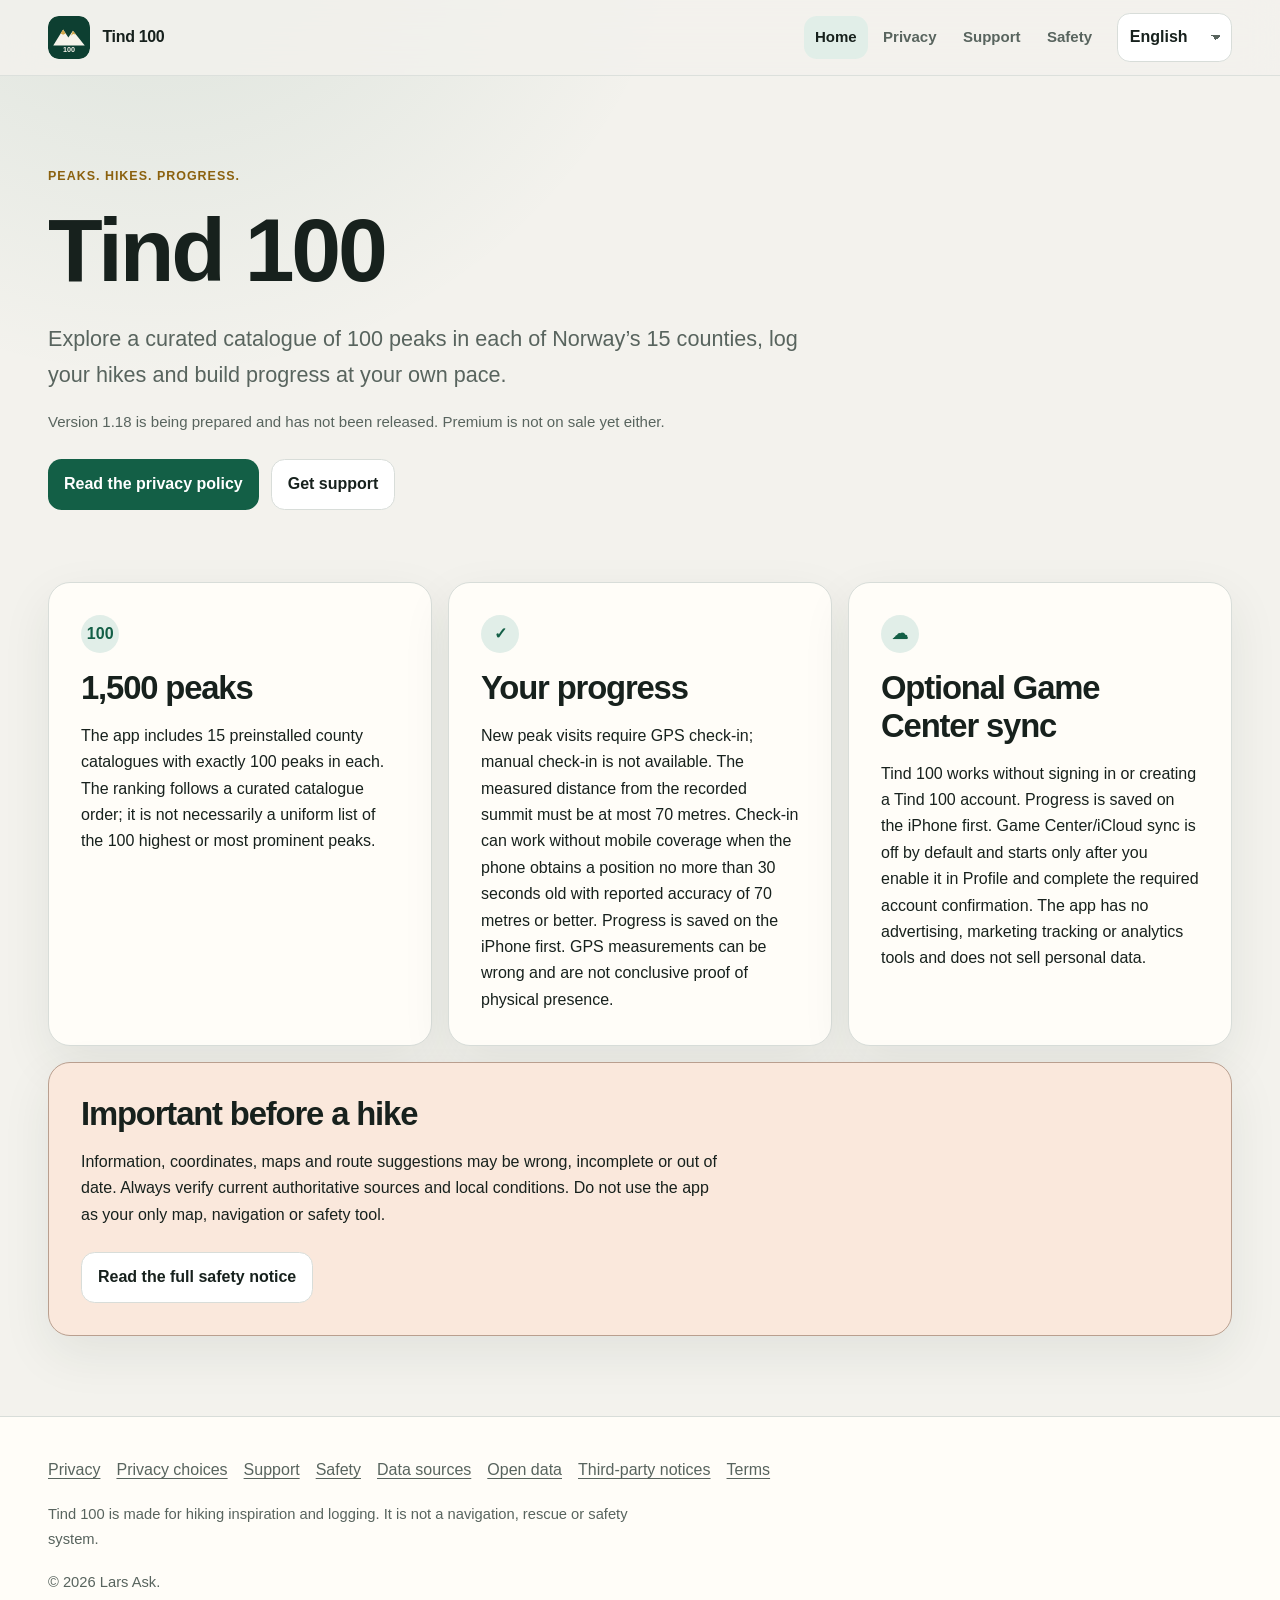
<file: index.html>
<!doctype html>
<html lang="nb-NO">
<head>
  <meta charset="utf-8">
  <meta http-equiv="Content-Security-Policy" content="default-src 'self'; img-src 'self' data:; style-src 'self'; script-src 'self'; connect-src 'none'; object-src 'none'; base-uri 'self'; form-action 'none'">
  <meta name="referrer" content="no-referrer">
  <meta name="viewport" content="width=device-width, initial-scale=1">
  <meta name="description" content="Tind 100 version 1.18.0 (build 45), updated 15 October 2026: 1,500 documented peaks, online maps, bounded offline maps and hiking progress across Norway.">
  <meta name="theme-color" content="#0d3f31">
  <meta name="robots" content="index,follow">
  <link rel="icon" href="assets/mark.svg" type="image/svg+xml">
  <link rel="stylesheet" href="assets/styles.css">
  <script src="assets/config.js" defer></script>
  <script src="assets/site.js" defer></script>
  <title>Tind 100</title>
</head>
<body data-page="home">
  <a class="skip-link" href="#main">Hopp til innholdet</a>
  <header class="site-header"></header>
  <div class="draft-warning" role="status"></div>
  <main id="main" class="page-shell" tabindex="-1">
    <div class="hero"></div>
    <div class="content-grid"></div>
  </main>
  <footer class="site-footer"></footer>
  <noscript><div class="noscript-card" lang="en-GB"><h1>Tind 100</h1><p>Tind 100 version 1.18.0 (build 45), updated 15 October 2026. This site needs JavaScript to show Norwegian, English, French, Spanish, German or Simplified Chinese. JavaScript is used only for local page rendering and language selection; no analytics or tracking is included.</p><section lang="nb-NO"><p>Nye toppbesøk krever GPS-innsjekking; manuell innsjekking er ikke mulig. Målt avstand til den registrerte toppen må være høyst 70 meter. Innsjekking kan fungere uten mobildekning når telefonen får en posisjon som er høyst 30 sekunder gammel og har oppgitt nøyaktighet på 70 meter eller bedre. Fremdrift lagres først på iPhonen. GPS-målinger kan være feil og er ikke et sikkert bevis på fysisk tilstedeværelse.</p></section>
<section lang="en-GB"><p>New peak visits require GPS check-in; manual check-in is not available. The measured distance from the recorded summit must be at most 70 metres. Check-in can work without mobile coverage when the phone obtains a position no more than 30 seconds old with reported accuracy of 70 metres or better. Progress is saved on the iPhone first. GPS measurements can be wrong and are not conclusive proof of physical presence.</p></section>
<section lang="fr-FR"><p>Les nouvelles visites de sommets nécessitent une validation GPS ; aucune validation manuelle n’est proposée. La distance mesurée au sommet enregistré doit être de 70 mètres au maximum. La validation peut fonctionner sans réseau mobile si le téléphone obtient une position datant de 30 secondes au plus, avec une précision annoncée de 70 mètres ou mieux. La progression est d’abord enregistrée sur l’iPhone. Les mesures GPS peuvent être erronées et ne prouvent pas avec certitude la présence physique.</p></section>
<section lang="es-ES"><p>Las nuevas visitas a cumbres requieren registro GPS; no hay registro manual. La distancia medida a la cumbre registrada debe ser de 70 metros como máximo. Puede funcionar sin cobertura móvil si el teléfono obtiene una posición de no más de 30 segundos de antigüedad con precisión indicada de 70 metros o mejor. El progreso se guarda primero en el iPhone. Las mediciones GPS pueden ser erróneas y no prueban de forma concluyente la presencia física.</p></section>
<section lang="de-DE"><p>Neue Gipfelbesuche erfordern einen GPS-Check-in; manuelle Check-ins sind nicht möglich. Die gemessene Entfernung zum verzeichneten Gipfel darf höchstens 70 Meter betragen. Ohne Mobilfunkempfang ist ein Check-in möglich, wenn das Telefon eine höchstens 30 Sekunden alte Position mit einer gemeldeten Genauigkeit von 70 Metern oder besser erhält. Fortschritt wird zuerst auf dem iPhone gespeichert. GPS-Messungen können falsch sein und sind kein sicherer Nachweis der tatsächlichen Anwesenheit.</p></section>
<section lang="zh-Hans-CN"><p>新的登顶记录必须通过 GPS 签到，不能手动签到。测得位置与已登记峰顶的距离必须不超过 70 米。即使没有移动网络，只要手机能获取不早于 30 秒前且报告精度为 70 米或更好的位置，也可能完成签到。进度先保存在 iPhone 上。GPS 测量可能有误，不能作为确实到达现场的可靠证明。</p></section></div></noscript>
</body>
</html>
</file>
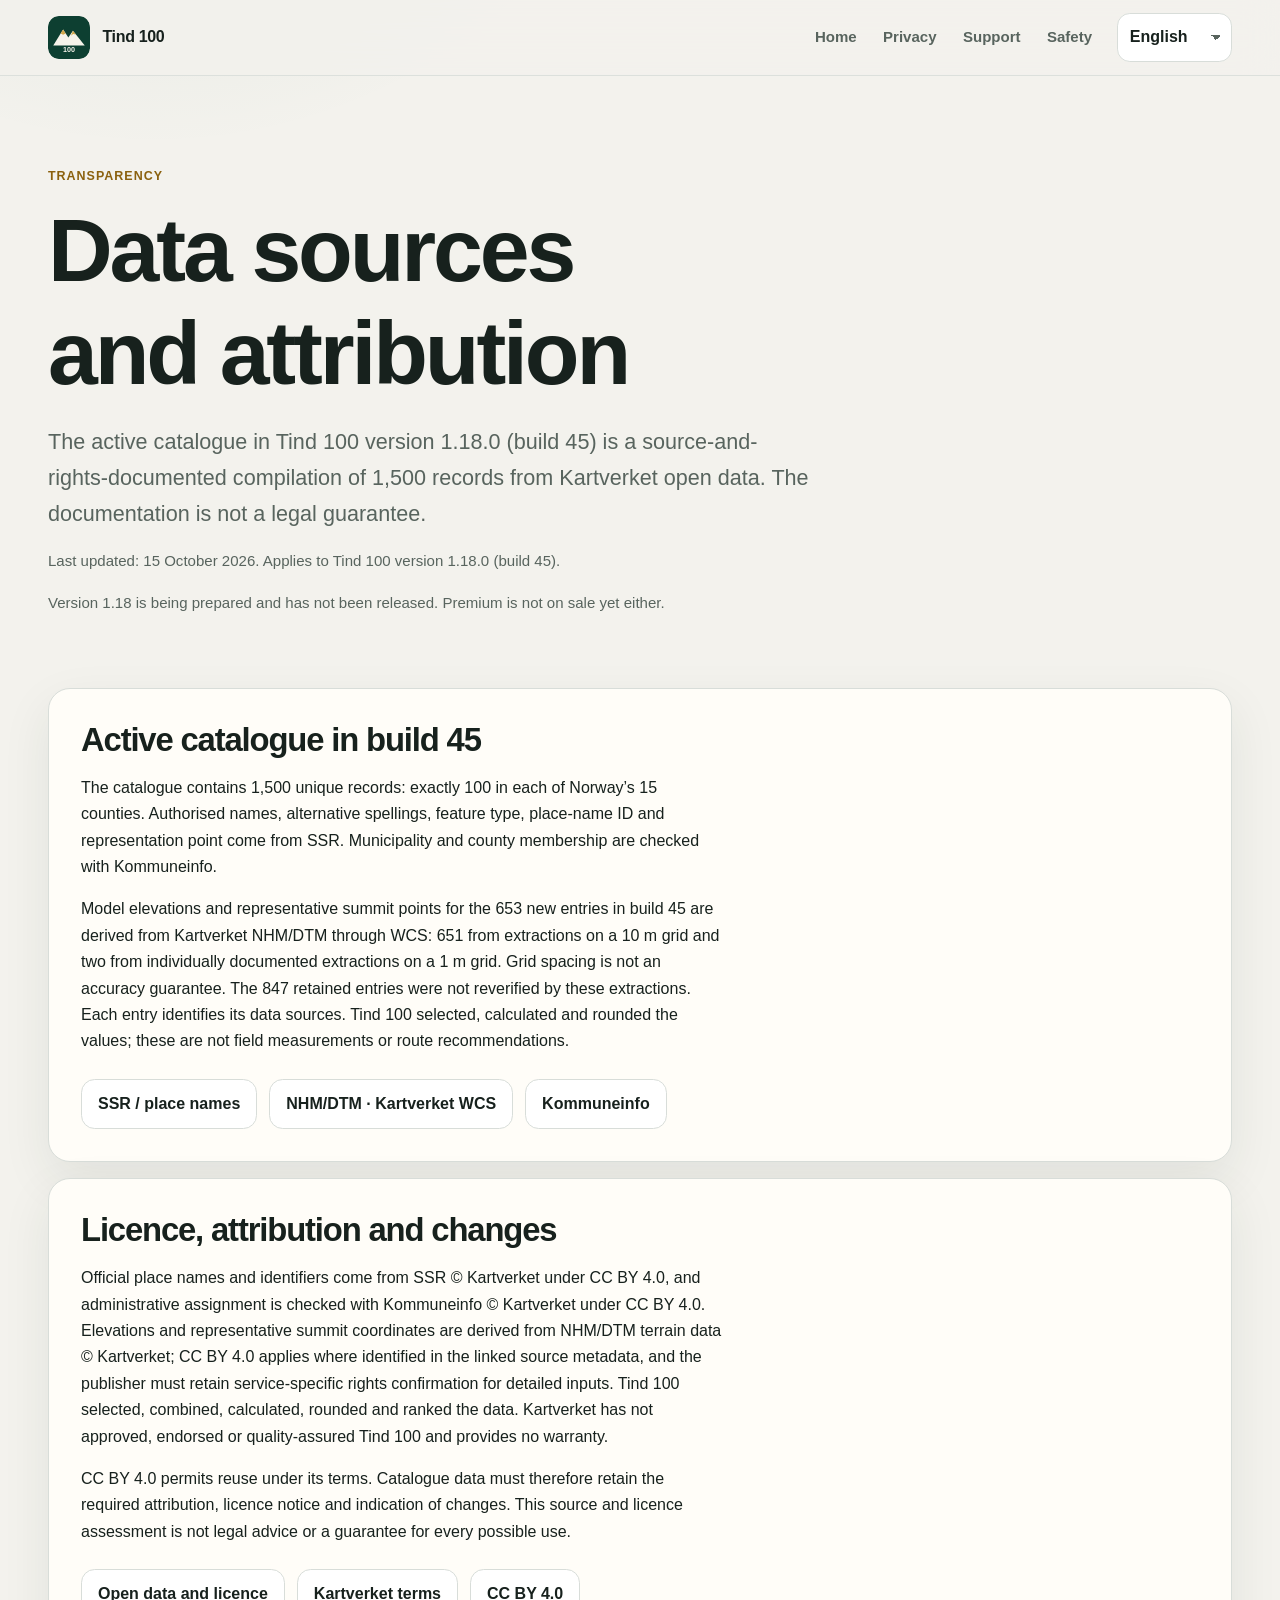
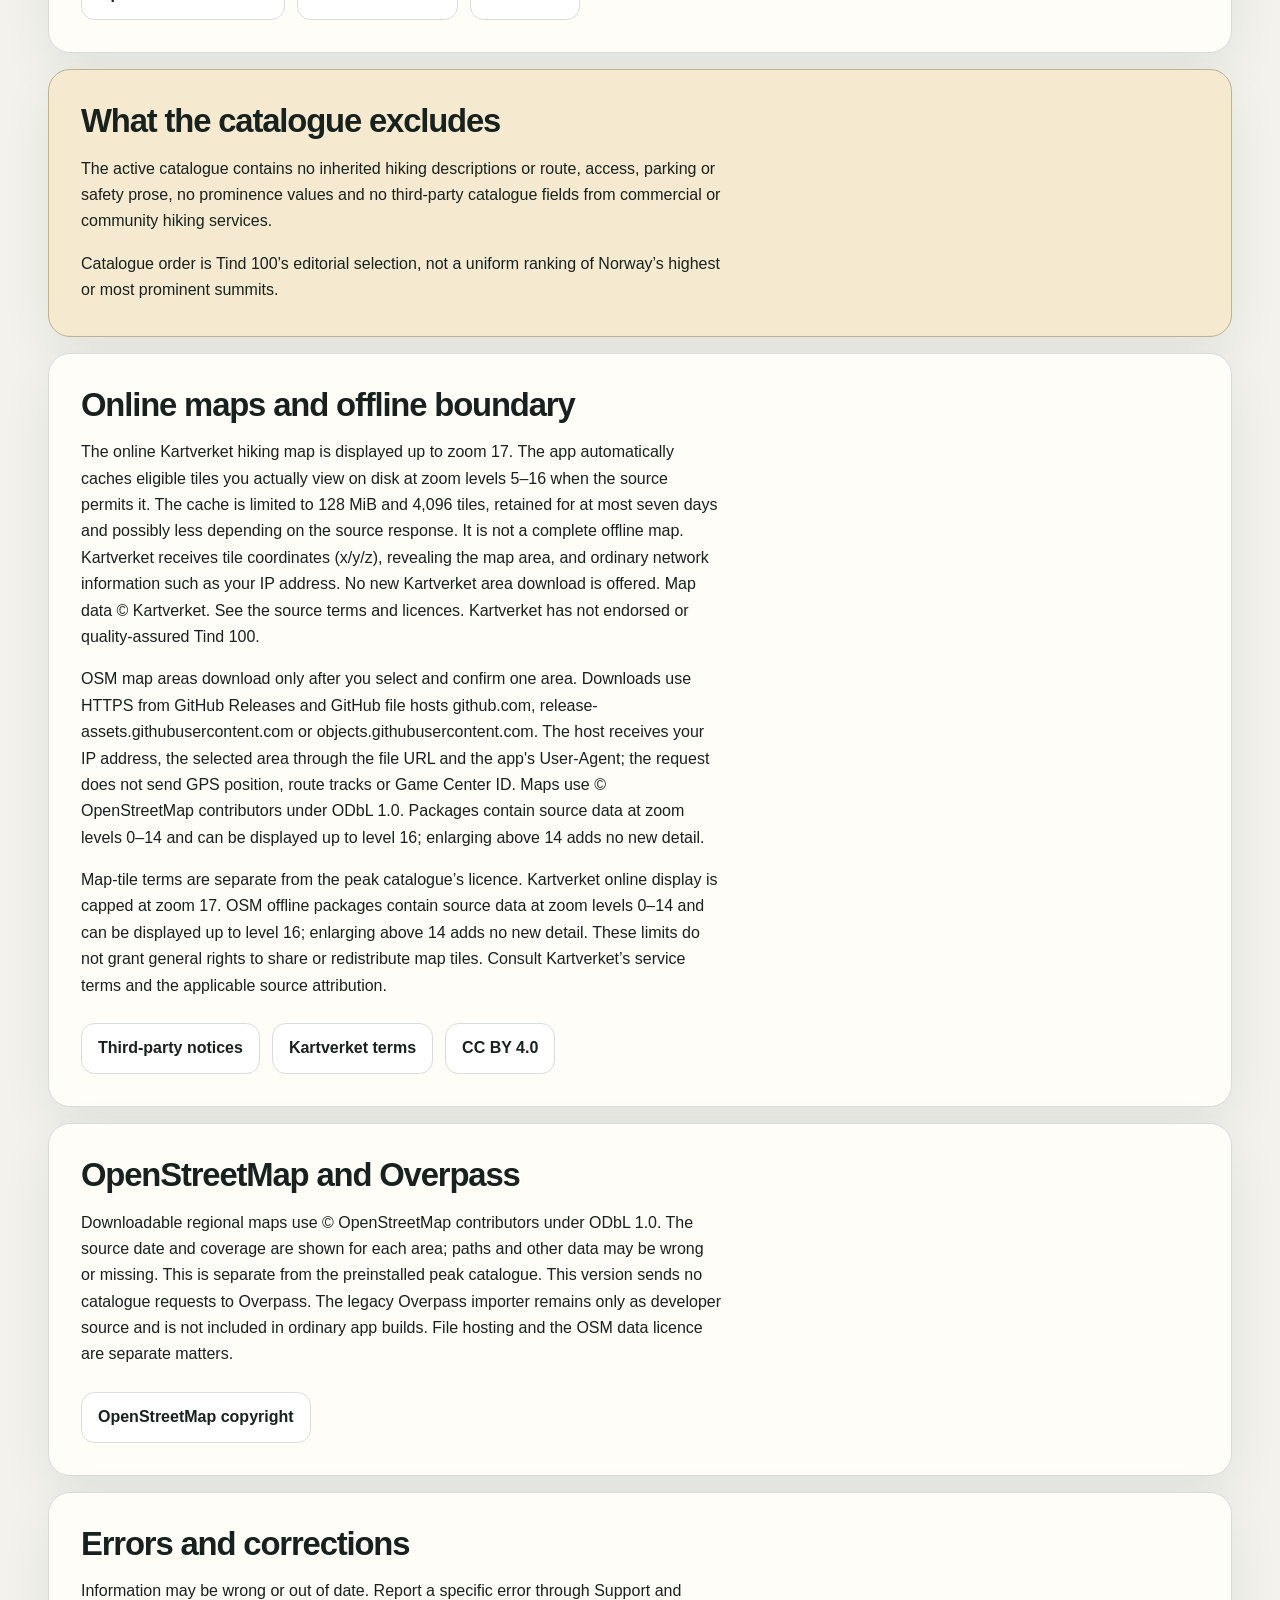
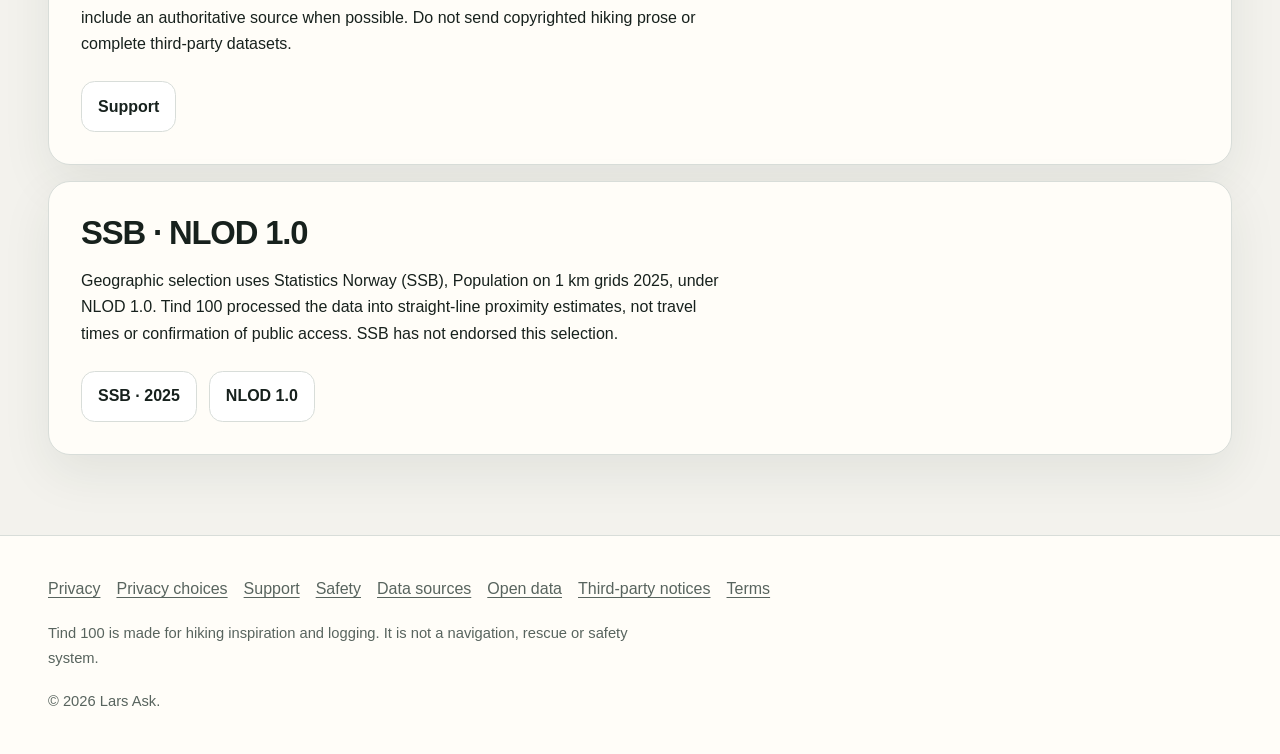
<file: data-sources/index.html>
<!doctype html>
<html lang="nb-NO">
<head>
  <meta charset="utf-8">
  <meta http-equiv="Content-Security-Policy" content="default-src 'self'; img-src 'self' data:; style-src 'self'; script-src 'self'; connect-src 'none'; object-src 'none'; base-uri 'self'; form-action 'none'">
  <meta name="referrer" content="no-referrer">
  <meta name="viewport" content="width=device-width, initial-scale=1">
  <meta name="description" content="Data sources for Tind 100 version 1.18.0 (build 45), updated 15 October 2026: 1,500 documented peak records; Kartverket online display up to zoom 17; user-selected OSM offline packages with source data at zoom 0–14 and display up to zoom 16, with area and storage limits.">
  <meta name="theme-color" content="#0d3f31">
  <meta name="robots" content="index,follow">
  <link rel="icon" href="../assets/mark.svg" type="image/svg+xml">
  <link rel="stylesheet" href="../assets/styles.css">
  <script src="../assets/config.js" defer></script>
  <script src="../assets/site.js" defer></script>
  <title>Data sources — Tind 100</title>
</head>
<body data-page="data-sources">
  <a class="skip-link" href="#main">Hopp til innholdet</a>
  <header class="site-header"></header>
  <div class="draft-warning" role="status"></div>
  <main id="main" class="page-shell" tabindex="-1"><div class="hero"></div><div class="content-grid"></div></main>
  <footer class="site-footer"></footer>
  <noscript>
    <div class="noscript-card" lang="en-GB">
      <h1>Data sources for Tind 100</h1>
      <p>Version 1.18.0 (build 45), updated 15 October 2026, uses a source-and-licence-documented catalogue of 1,500 records: exactly 100 per county, derived from Kartverket SSR, NHM/DTM and Kommuneinfo. CC BY 4.0 applies where identified in source metadata; detailed terrain inputs require retained service-specific rights confirmation. It contains no inherited hiking prose or prominence values.</p>
      <p>Model elevations and representative summit points for the 653 new entries in build 45 are derived from Kartverket NHM/DTM through WCS: 651 from extractions on a 10 m grid and two from individually documented extractions on a 1 m grid. Grid spacing is not an accuracy guarantee. The 847 retained entries were not reverified by these extractions. Each entry identifies its data sources. Tind 100 selected, calculated and rounded the values; these are not field measurements or route recommendations. <a href="https://kartkatalog.geonorge.no/metadata/nasjonal-hoeydemodell-digital-terrengmodell-25833-wcs/0f0a0f38-00c4-4213-a9e5-2d861dc4abb0">NHM/DTM · Kartverket WCS</a>.</p>
      <p>Geographic selection also uses Statistics Norway (SSB) population-grid data for 2025 under NLOD 1.0. Population proximity is a straight-line planning indicator, not travel time, documented access or a safety assessment.</p>
      <p>For reuse of the build 45 selection: Also retain the credit “Source: Statistics Norway (SSB), population on 1 km grids 2025”, the links to the SSB source and NLOD 1.0, and the notice describing Tind 100’s processing. <a href="https://kartkatalog.geonorge.no/Metadata/uuid/25c70158-5841-4801-8bf3-fc3c5adf5329">SSB · 2025</a> · <a href="https://data.norge.no/nlod/no/1.0">NLOD 1.0</a>.</p>
      <p>The online Kartverket hiking map is displayed up to zoom 17. The app automatically caches eligible tiles you actually view on disk at zoom levels 5–16 when the source permits it. The cache is limited to 128 MiB and 4,096 tiles, retained for at most seven days and possibly less depending on the source response. It is not a complete offline map. Kartverket receives tile coordinates (x/y/z), revealing the map area, and ordinary network information such as your IP address. No new Kartverket area download is offered. Map data © Kartverket. See the source terms and licences. Kartverket has not endorsed or quality-assured Tind 100.</p>
        <p>OSM map areas download only after you select and confirm one area. Downloads use HTTPS from GitHub Releases and GitHub file hosts github.com, release-assets.githubusercontent.com or objects.githubusercontent.com. The host receives your IP address, the selected area through the file URL and the app's User-Agent; the request does not send GPS position, route tracks or Game Center ID. Maps use © OpenStreetMap contributors under ODbL 1.0. Packages contain source data at zoom levels 0–14 and can be displayed up to level 16; enlarging above 14 adds no new detail.</p>
        <p>Map-source terms and data licences are separate from the peak catalogue licence. See the applicable attribution and linked terms. This is not an endorsement or a general permission to redistribute Kartverket tiles.</p>
      <p>This documentation is not a legal guarantee. Enable JavaScript for complete attribution in six languages. This site contains no analytics or tracking script.</p>
    </div>
  </noscript>
</body>
</html>
</file>
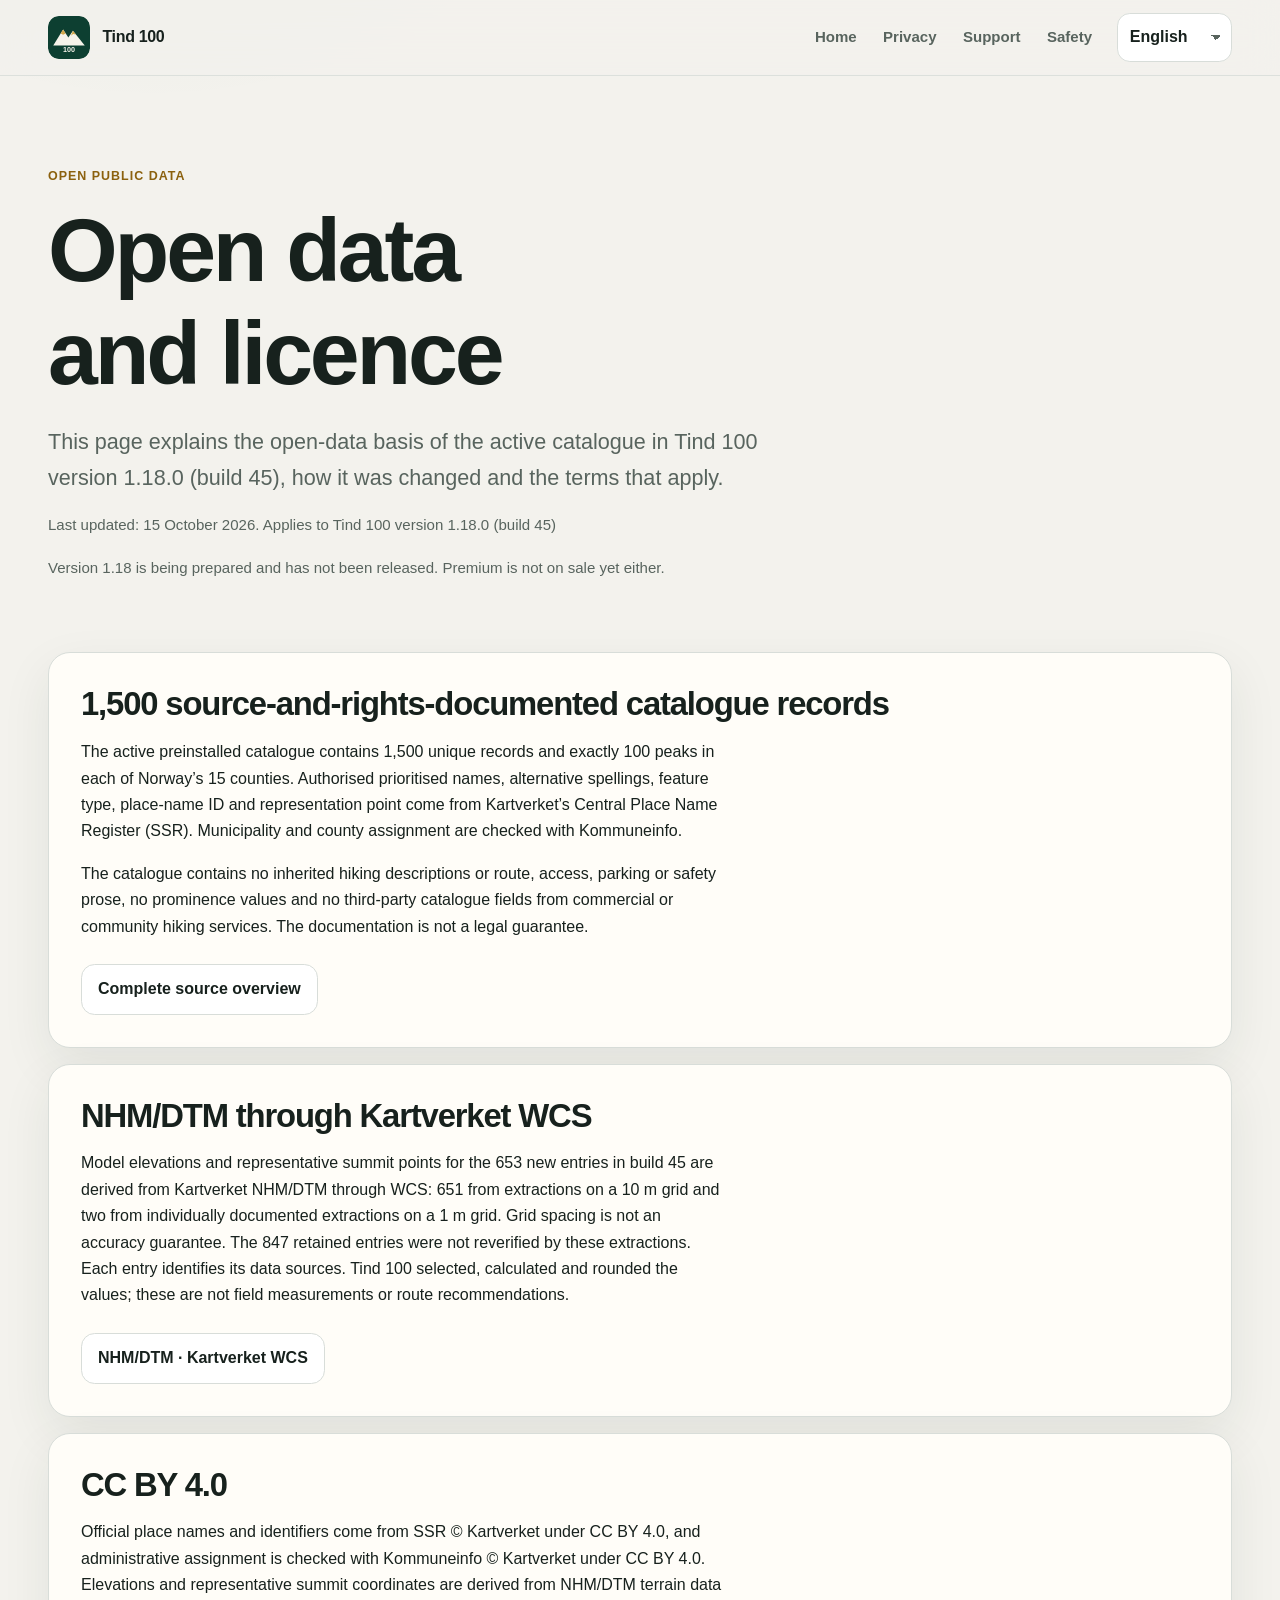
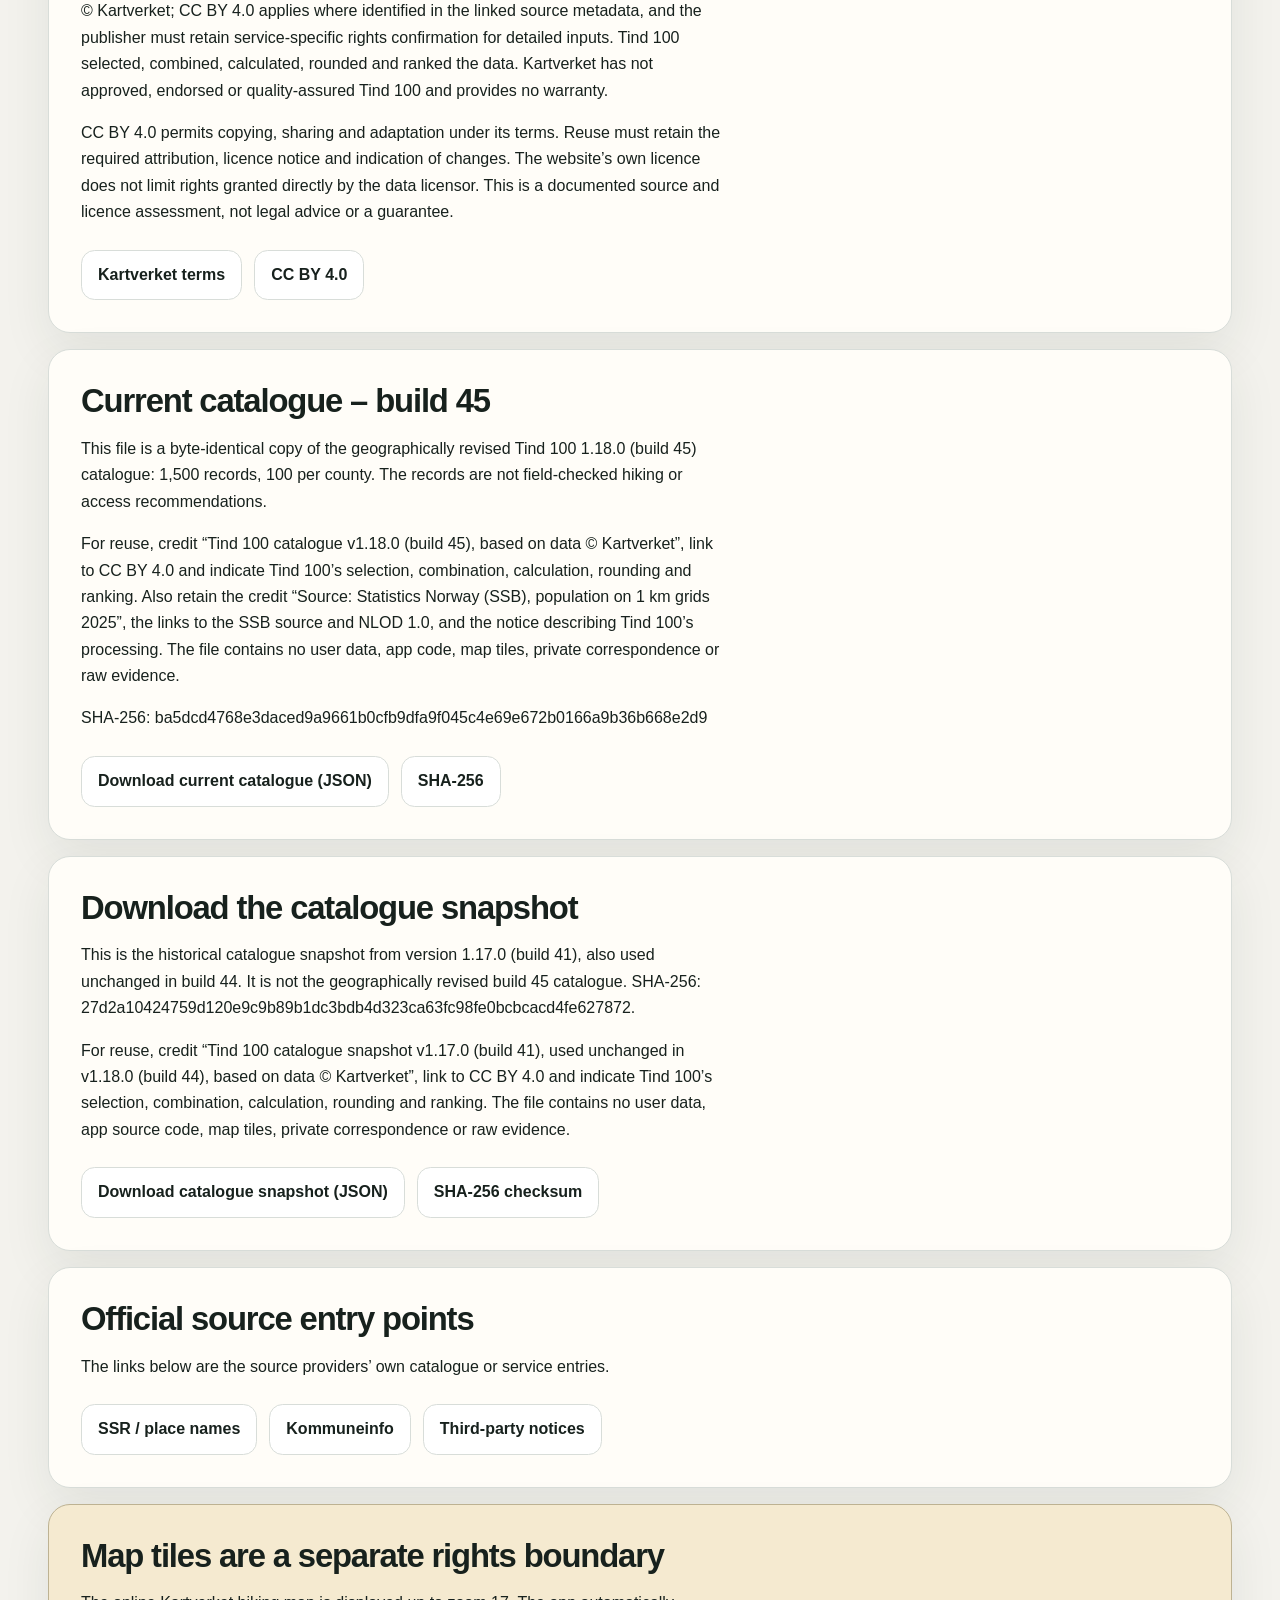
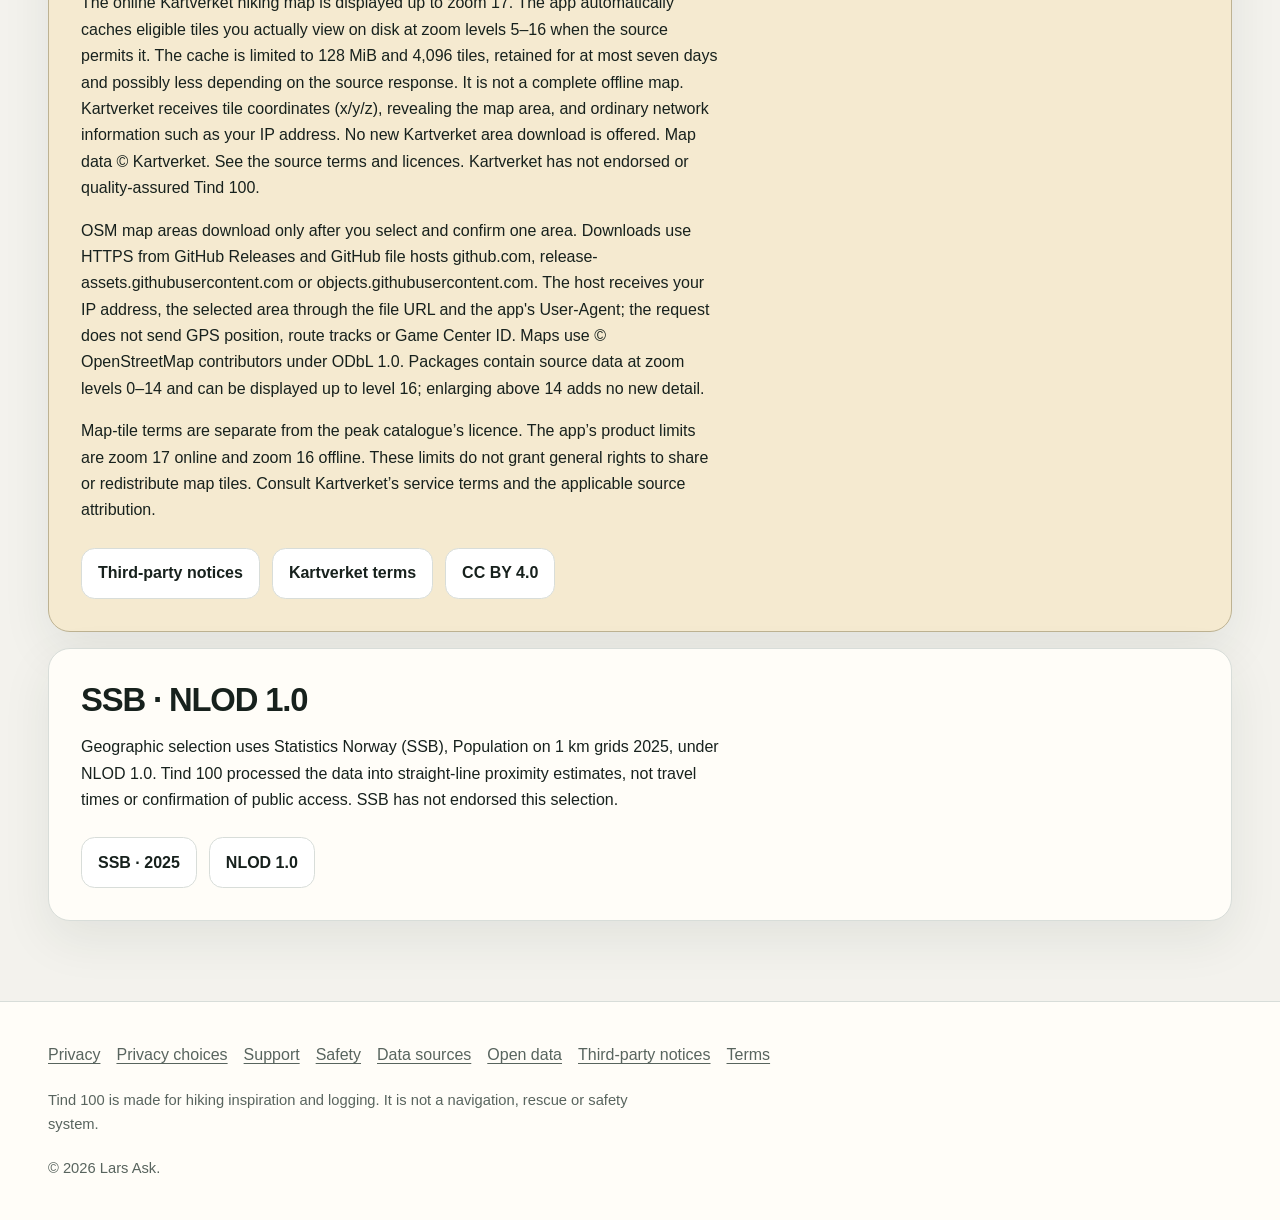
<file: open-data/index.html>
<!doctype html>
<html lang="nb-NO">
<head>
  <meta charset="utf-8">
  <meta http-equiv="Content-Security-Policy" content="default-src 'self'; img-src 'self' data:; style-src 'self'; script-src 'self'; connect-src 'none'; object-src 'none'; base-uri 'self'; form-action 'none'">
  <meta name="referrer" content="no-referrer">
  <meta name="viewport" content="width=device-width, initial-scale=1">
  <meta name="description" content="Åpne data for Tind 100 versjon 1.18.0 (bygg 45), oppdatert 15. oktober 2026: last ned bygg45-katalogen med kontrollsum, Kartverket-kreditering og CC BY 4.0-vilkår, eller det tydelig merkede historiske bygg41-øyeblikksbildet.">
  <meta name="theme-color" content="#0d3f31">
  <meta name="robots" content="index,follow">
  <link rel="icon" href="../assets/mark.svg" type="image/svg+xml">
  <link rel="stylesheet" href="../assets/styles.css">
  <script src="../assets/config.js" defer></script>
  <script src="../assets/site.js" defer></script>
  <title>Open data — Tind 100</title>
</head>
<body data-page="open-data">
  <a class="skip-link" href="#main">Hopp til innholdet</a>
  <header class="site-header"></header>
  <div class="draft-warning" role="status"></div>
  <main id="main" class="page-shell" tabindex="-1"><div class="hero"></div><div class="content-grid"></div></main>
  <footer class="site-footer"></footer>
  <noscript>
    <div class="noscript-card">
      <h1>Åpne data for Tind 100</h1>
      <p>Versjon 1.18.0 (bygg 45), oppdatert 15. oktober 2026. Den aktive, kilde- og lisensdokumenterte katalogen inneholder 1 500 poster, nøyaktig 100 per fylke, utledet fra Kartverkets SSR, NHM/DTM og Kommuneinfo. CC BY 4.0 gjelder der kildemetadata angir dette; tjenestespesifikk rettighetsdokumentasjon må beholdes for detaljerte terrengdata. Den nye bygg45-filen er en byteidentisk kopi av den aktive katalogen. Den inneholder ikke brukerdata, kartfliser, privat korrespondanse, rå evidens, arvet turprosa eller prominensverdier.</p>
      <p>Modellhøyder og representative toppunkt for de 653 nye postene i bygg 45 er utledet fra Kartverkets NHM/DTM via WCS: 651 fra uttrekk med 10 m rutenett og to fra særskilt dokumenterte uttrekk med 1 m rutenett. Rutenettstørrelsen er ikke en garanti for nøyaktigheten. De 847 videreførte postene er ikke kontrollert på nytt gjennom disse uttrekkene. Hver post oppgir datakilder. Tind 100 har valgt, beregnet og avrundet verdiene; dette er ikke feltmålinger eller ruteanbefalinger. <a href="https://kartkatalog.geonorge.no/metadata/nasjonal-hoeydemodell-digital-terrengmodell-25833-wcs/0f0a0f38-00c4-4213-a9e5-2d861dc4abb0">NHM/DTM · Kartverket WCS</a>.</p>
      <p><a href="seed_peaks-v1.18.0-build45.json">Last ned aktiv bygg45-katalog (JSON)</a> · <a href="seed_peaks-v1.18.0-build45.json.sha256">Bygg45: SHA-256-kontrollsum</a></p>
      <p>Den separate filen fra versjon 1.17.0 (bygg 41) er bevart som et historisk katalogøyeblikksbilde. Den er ikke den aktive katalogen i bygg 45.</p>
      <p><a href="seed_peaks-v1.17.0-build41.json">Historisk bygg41-katalog (JSON)</a> · <a href="seed_peaks-v1.17.0-build41.json.sha256">Historisk bygg41: SHA-256-kontrollsum</a></p>
      <p>Ved viderebruk skal datakildene krediteres, CC BY 4.0-lisensen oppgis og Tind 100s utvelgelse, kombinasjon, beregning, avrunding og rangering beskrives. Det geografiske utvalget bruker også SSBs befolkningsrutenett for 2025 under NLOD 1.0. Behold også krediteringen «Kilde: Statistisk sentralbyrå (SSB), befolkning på 1 km-rutenett 2025», lenkene til SSB-kilden og NLOD 1.0, og opplysningen om Tind 100s bearbeiding. <a href="https://kartkatalog.geonorge.no/Metadata/uuid/25c70158-5841-4801-8bf3-fc3c5adf5329">SSB · 2025</a> · <a href="https://data.norge.no/nlod/no/1.0">NLOD 1.0</a>. Befolkningsnærhet er en luftlinjeindikator, ikke reisetid, dokumentert adkomst eller sikkerhetsvurdering. Dokumentasjonen er ikke en juridisk garanti.</p>
      <p>Aktiver JavaScript for fullstendig informasjon og kildelenker på seks språk. Nettstedet bruker ingen analyse- eller sporingsskript.</p>
    </div>
  </noscript>
</body>
</html>
</file>
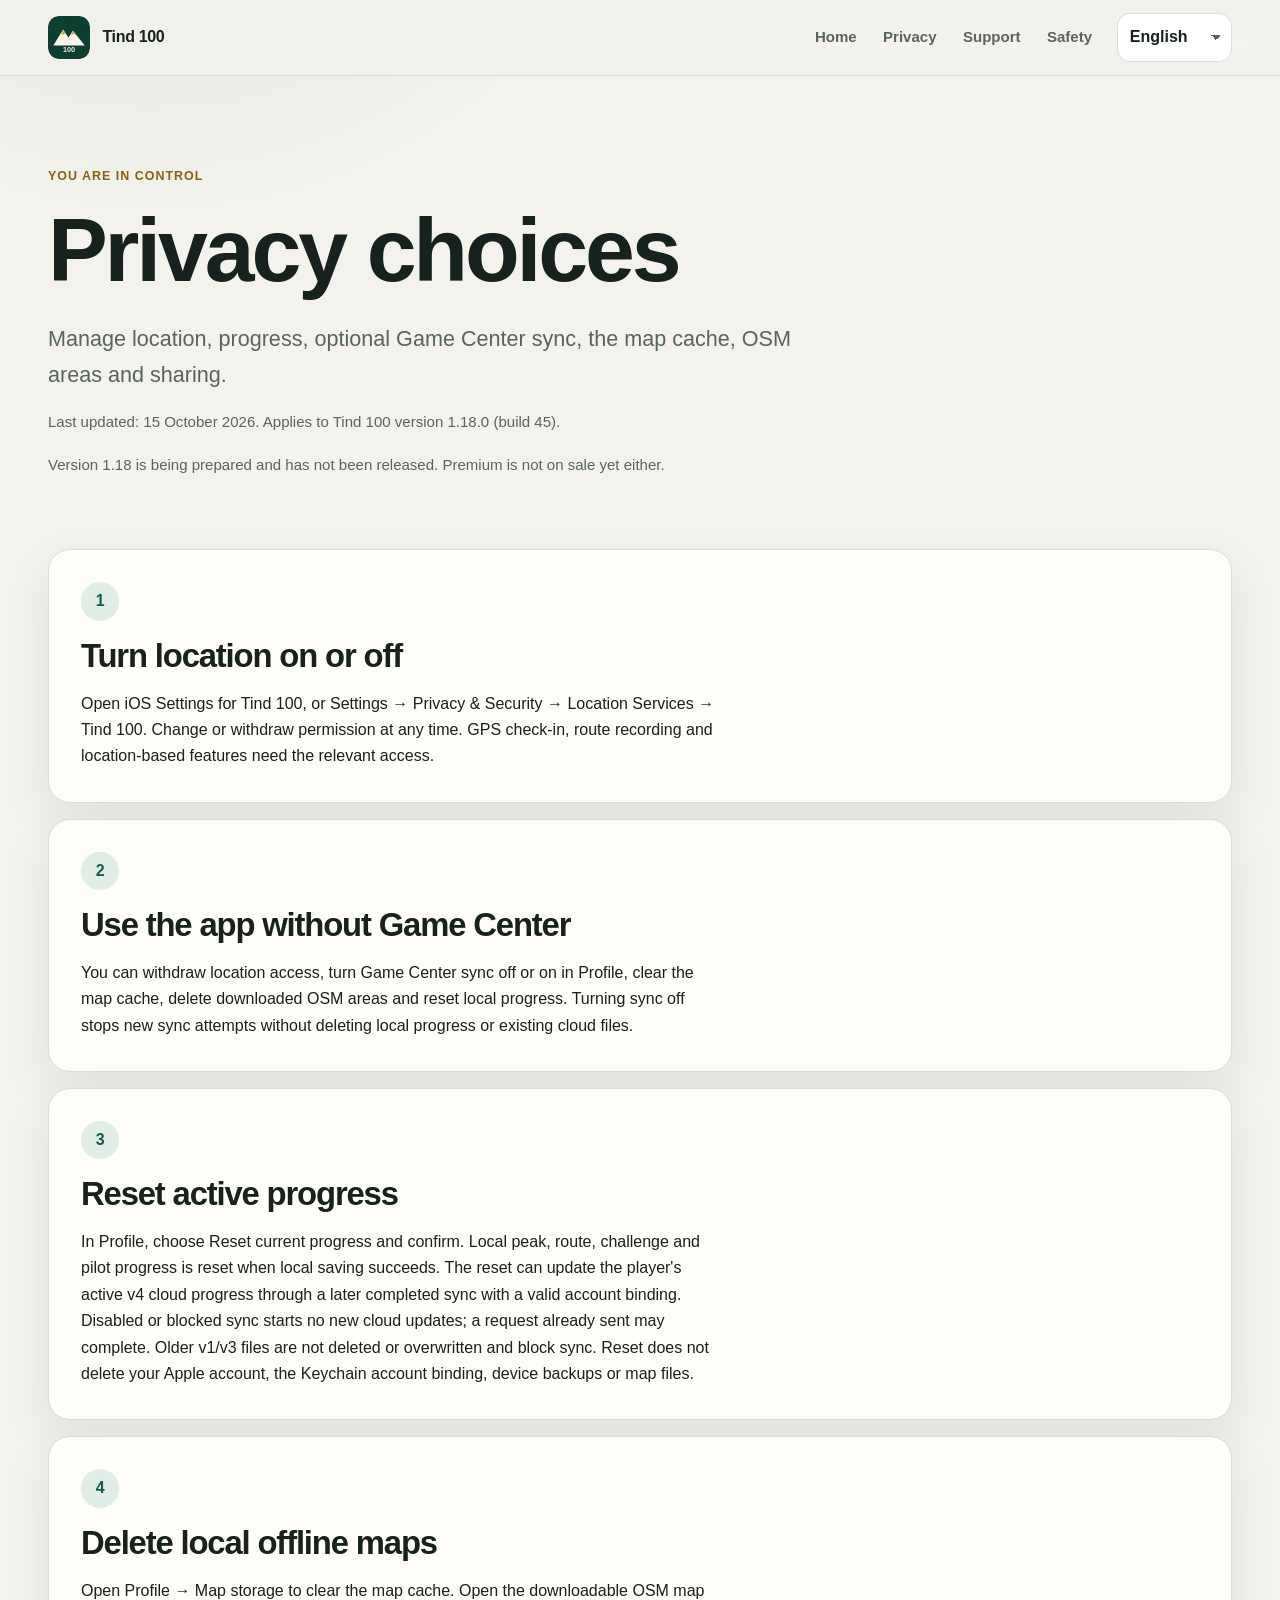
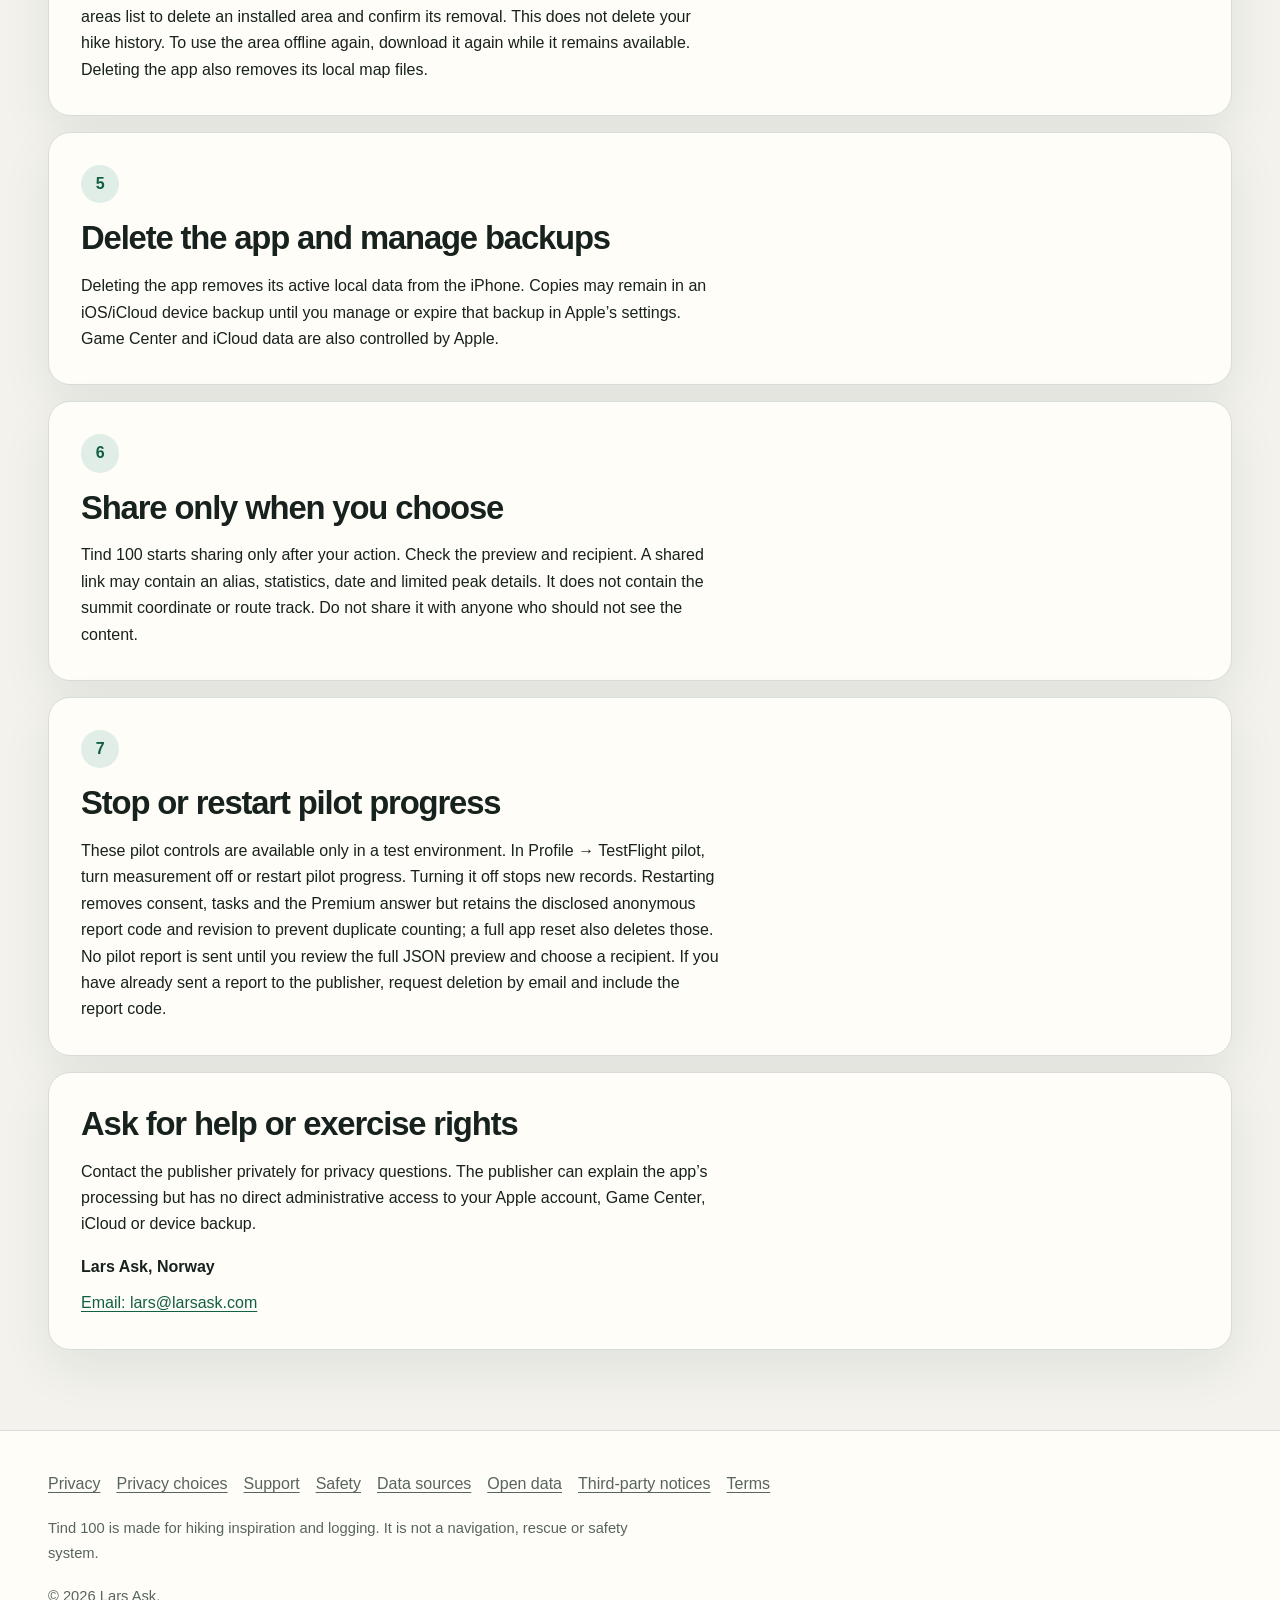
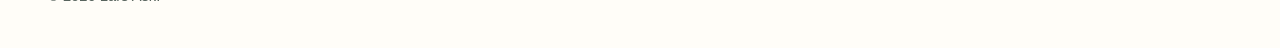
<file: privacy-choices/index.html>
<!doctype html>
<html lang="nb-NO">
<head>
  <meta charset="utf-8">
  <meta http-equiv="Content-Security-Policy" content="default-src 'self'; img-src 'self' data:; style-src 'self'; script-src 'self'; connect-src 'none'; object-src 'none'; base-uri 'self'; form-action 'none'">
  <meta name="referrer" content="no-referrer">
  <meta name="viewport" content="width=device-width, initial-scale=1">
  <meta name="description" content="Privacy choices for Tind 100 version 1.18.0 (build 45), updated 15 October 2026, including Game Center, location, sharing, voluntary pilot data and local offline-map package deletion.">
  <meta name="theme-color" content="#0d3f31">
  <meta name="robots" content="index,follow">
  <link rel="icon" href="../assets/mark.svg" type="image/svg+xml">
  <link rel="stylesheet" href="../assets/styles.css">
  <script src="../assets/config.js" defer></script>
  <script src="../assets/site.js" defer></script>
  <title>Privacy choices — Tind 100</title>
</head>
<body data-page="privacy-choices">
  <a class="skip-link" href="#main">Hopp til innholdet</a>
  <header class="site-header"></header>
  <div class="draft-warning" role="status"></div>
  <main id="main" class="page-shell" tabindex="-1"><div class="hero"></div><div class="content-grid"></div></main>
  <footer class="site-footer"></footer>
  <noscript><div class="noscript-card" lang="en-GB"><h1>Privacy choices for Tind 100</h1><p>Applies to version 1.18.0 (build 45), updated 15 October 2026.</p>
        <p>You can withdraw location access, turn Game Center sync off or on in Profile, clear the map cache, delete downloaded OSM areas and reset local progress. Turning sync off stops new sync attempts without deleting local progress or existing cloud files.</p>
        <p>In Profile, choose Reset current progress and confirm. Local peak, route, challenge and pilot progress is reset when local saving succeeds. The reset can update the player's active v4 cloud progress through a later completed sync with a valid account binding. Disabled or blocked sync starts no new cloud updates; a request already sent may complete. Older v1/v3 files are not deleted or overwritten and block sync. Reset does not delete your Apple account, the Keychain account binding, device backups or map files.</p>
        <p>Open Profile → Map storage to clear the map cache. Open the downloadable OSM map areas list to delete an installed area and confirm its removal. This does not delete your hike history. To use the area offline again, download it again while it remains available. Deleting the app also removes its local map files.</p>
        <p>Local progress remains until you reset it or delete the app and may be included in device backups. The limited map cache may expire or be cleared in the app. OSM areas remain until you delete them in the app or delete the app. The map cache and OSM packages are excluded from iOS/iCloud device backups and are not shared or exported by the app.</p><p>These pilot controls are available only in a test environment. In Profile → TestFlight pilot, turn voluntary measurement off or restart pilot progress. Restarting clears consent, tasks and the Premium answer while retaining the disclosed anonymous report code and revision to prevent duplicate counting; a full app reset also deletes those. Nothing is sent automatically; you review the full JSON report and choose the recipient. Enable JavaScript for complete instructions in six languages. This site contains no analytics or tracking script.</p></div></noscript>
</body>
</html>
</file>
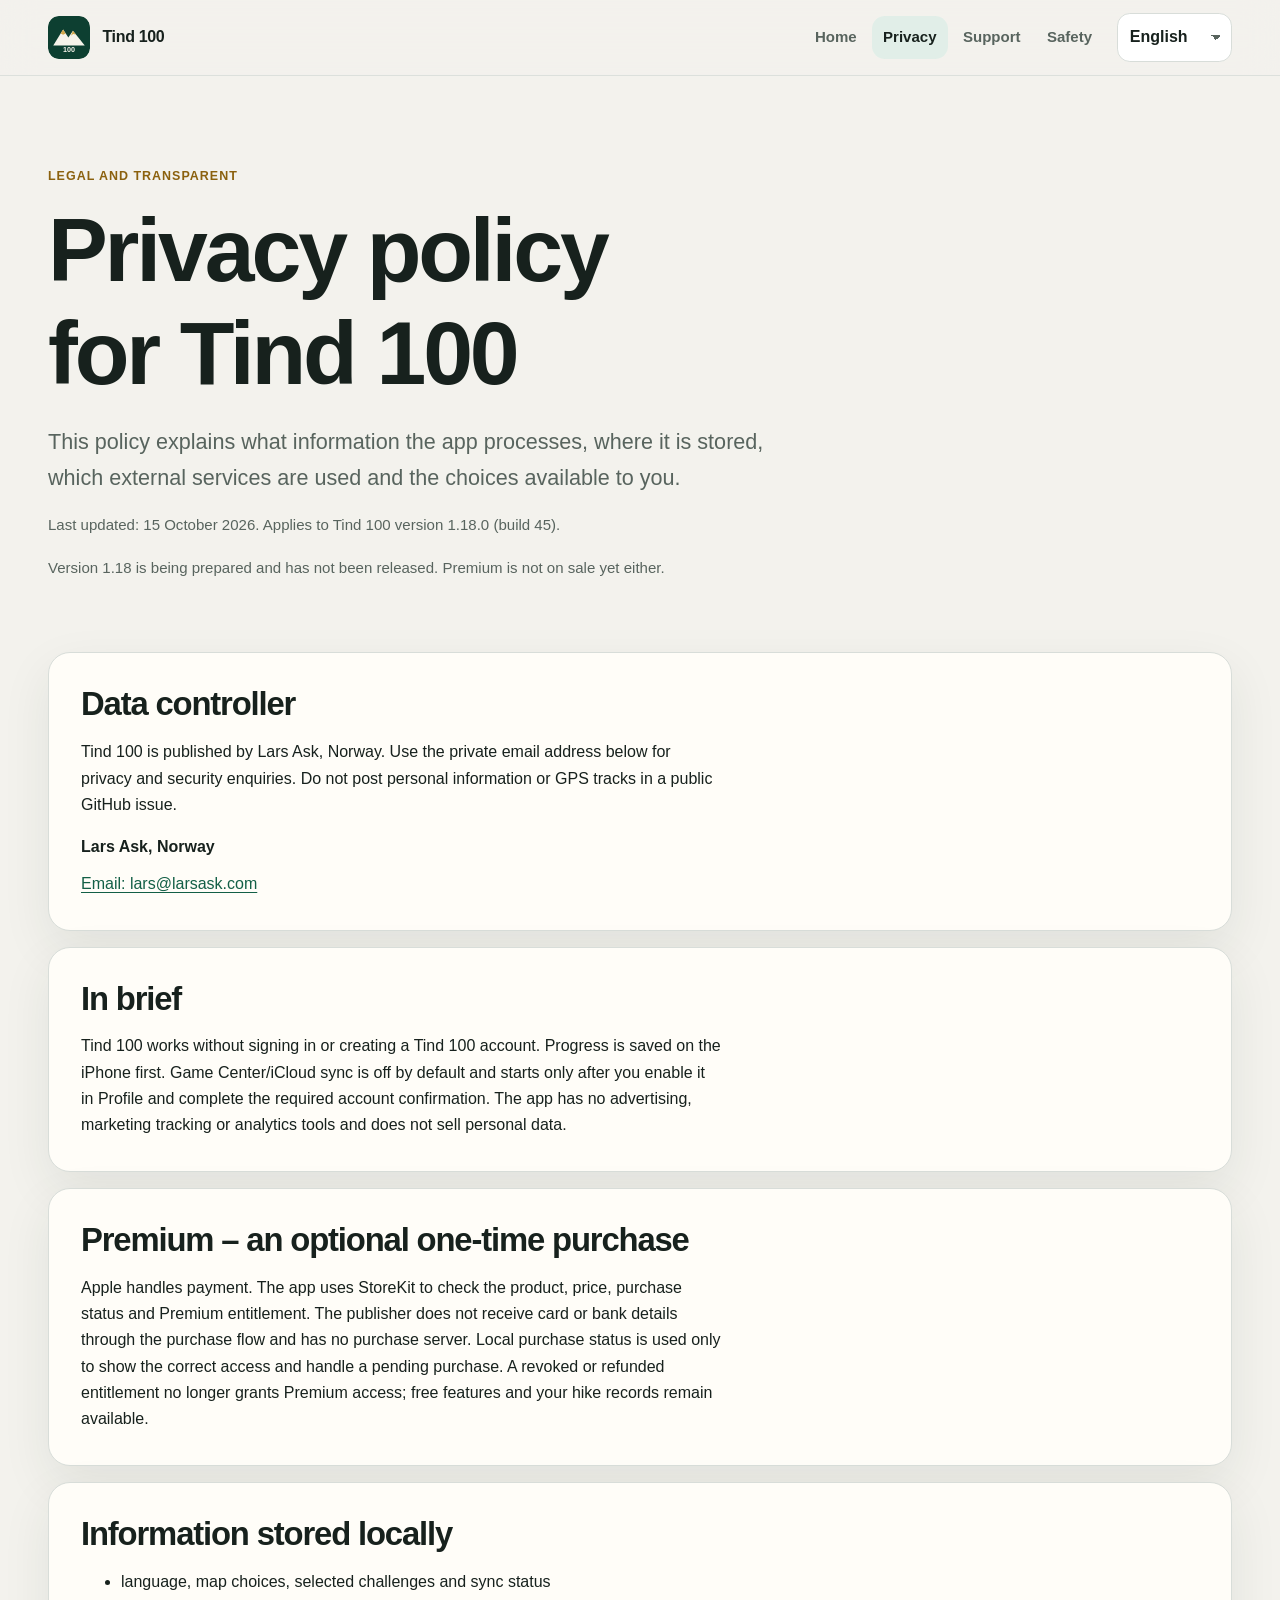
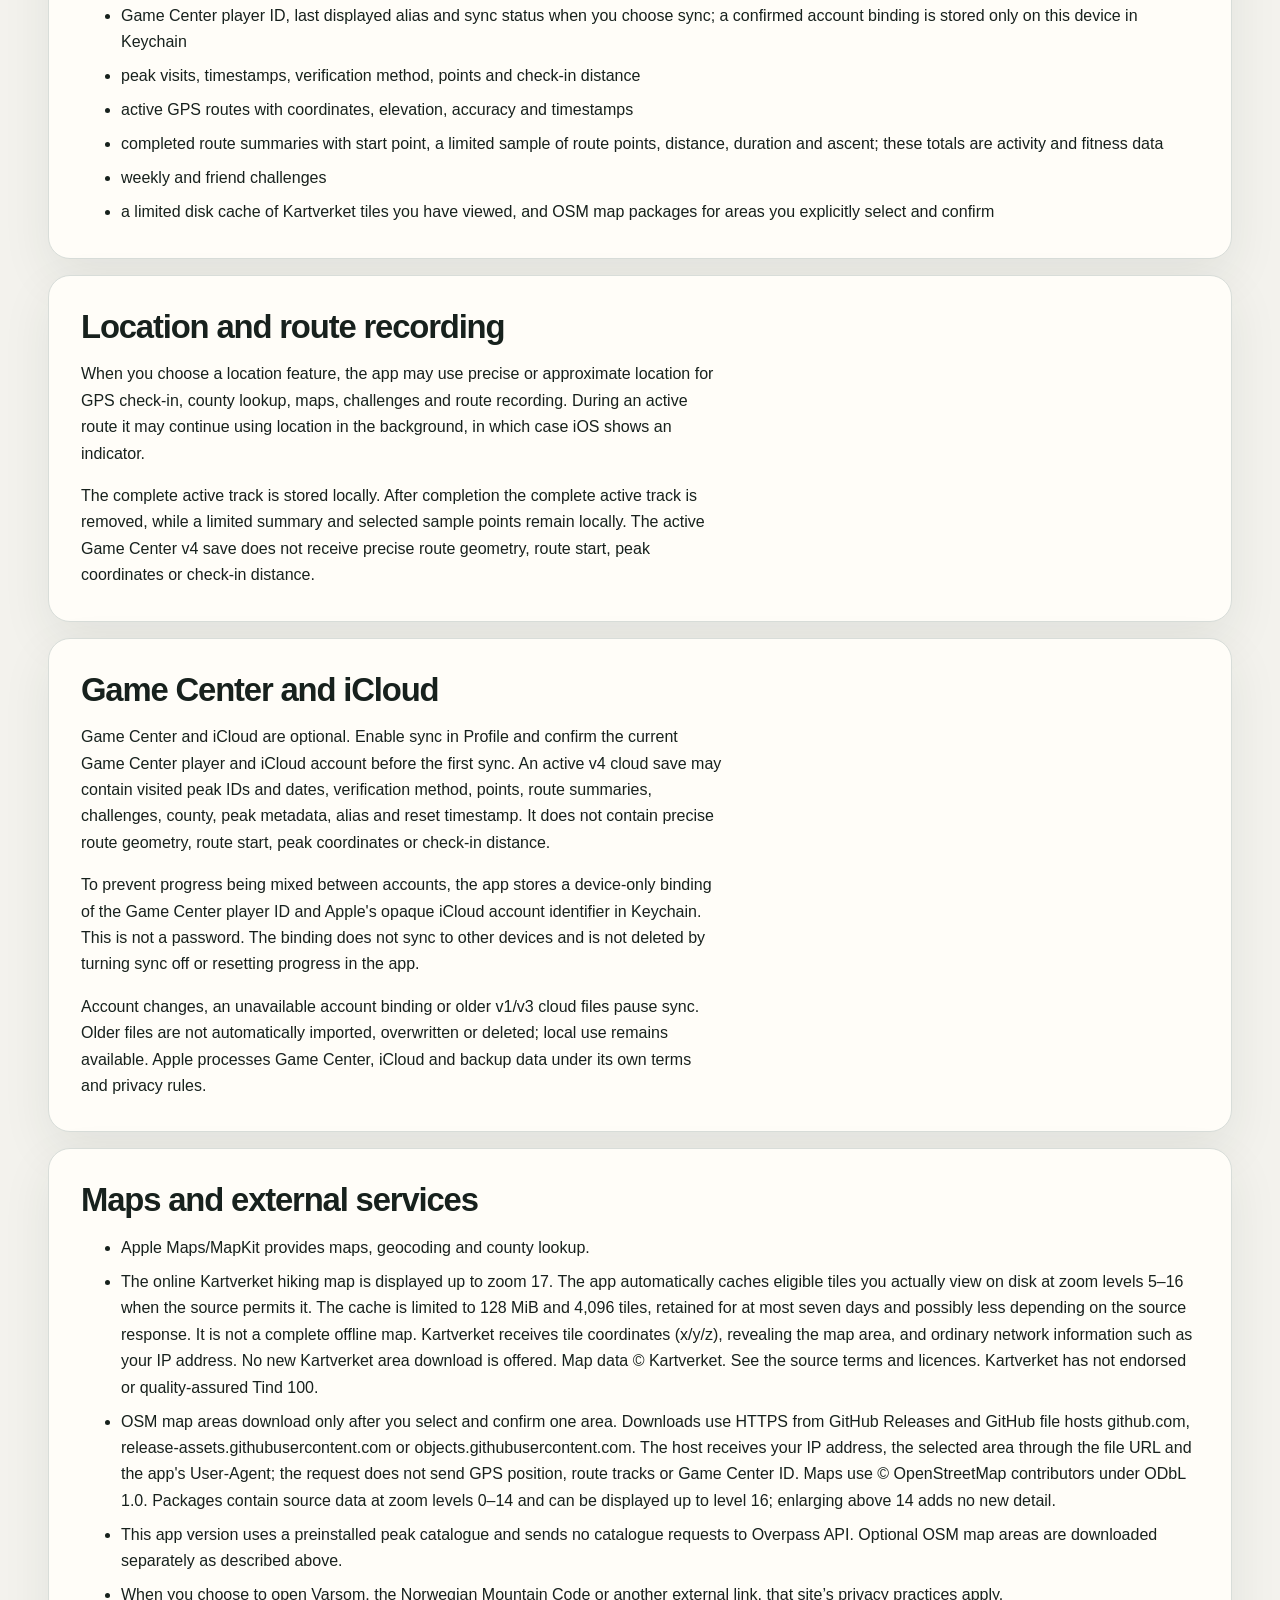
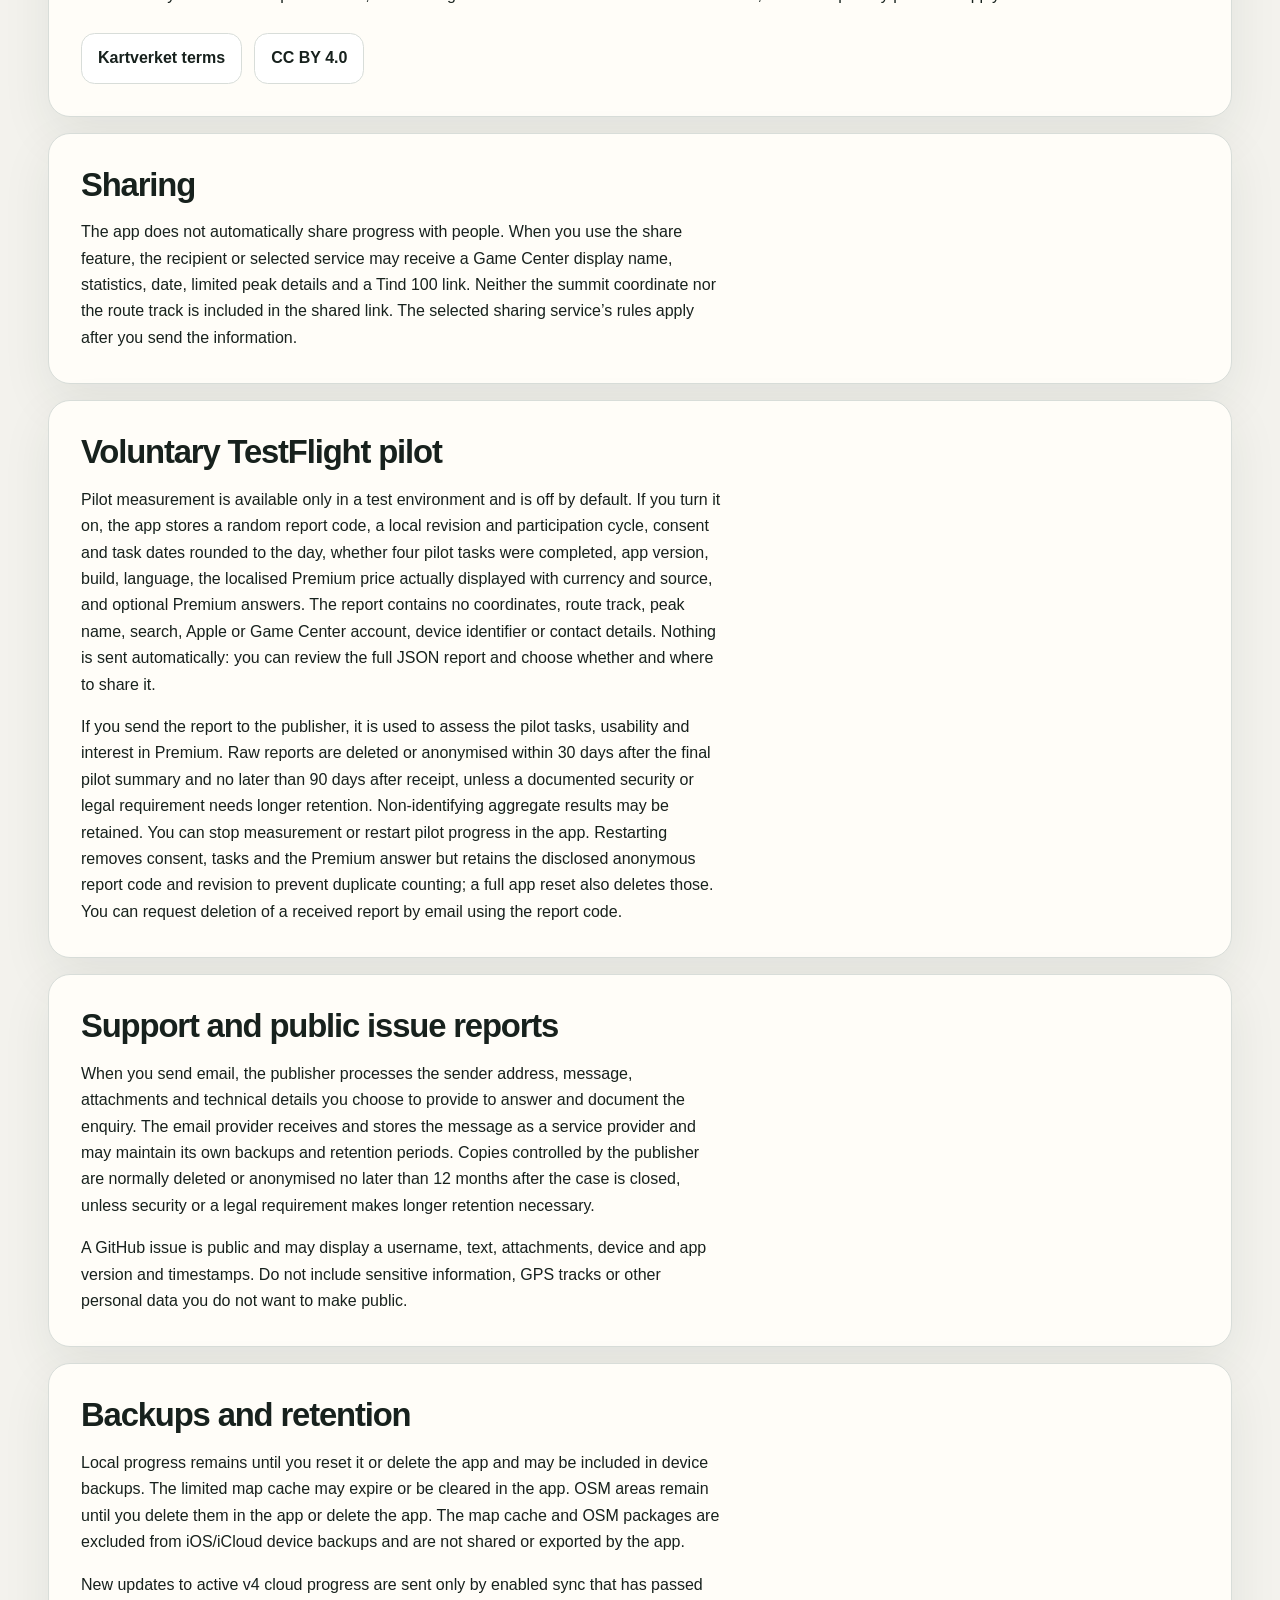
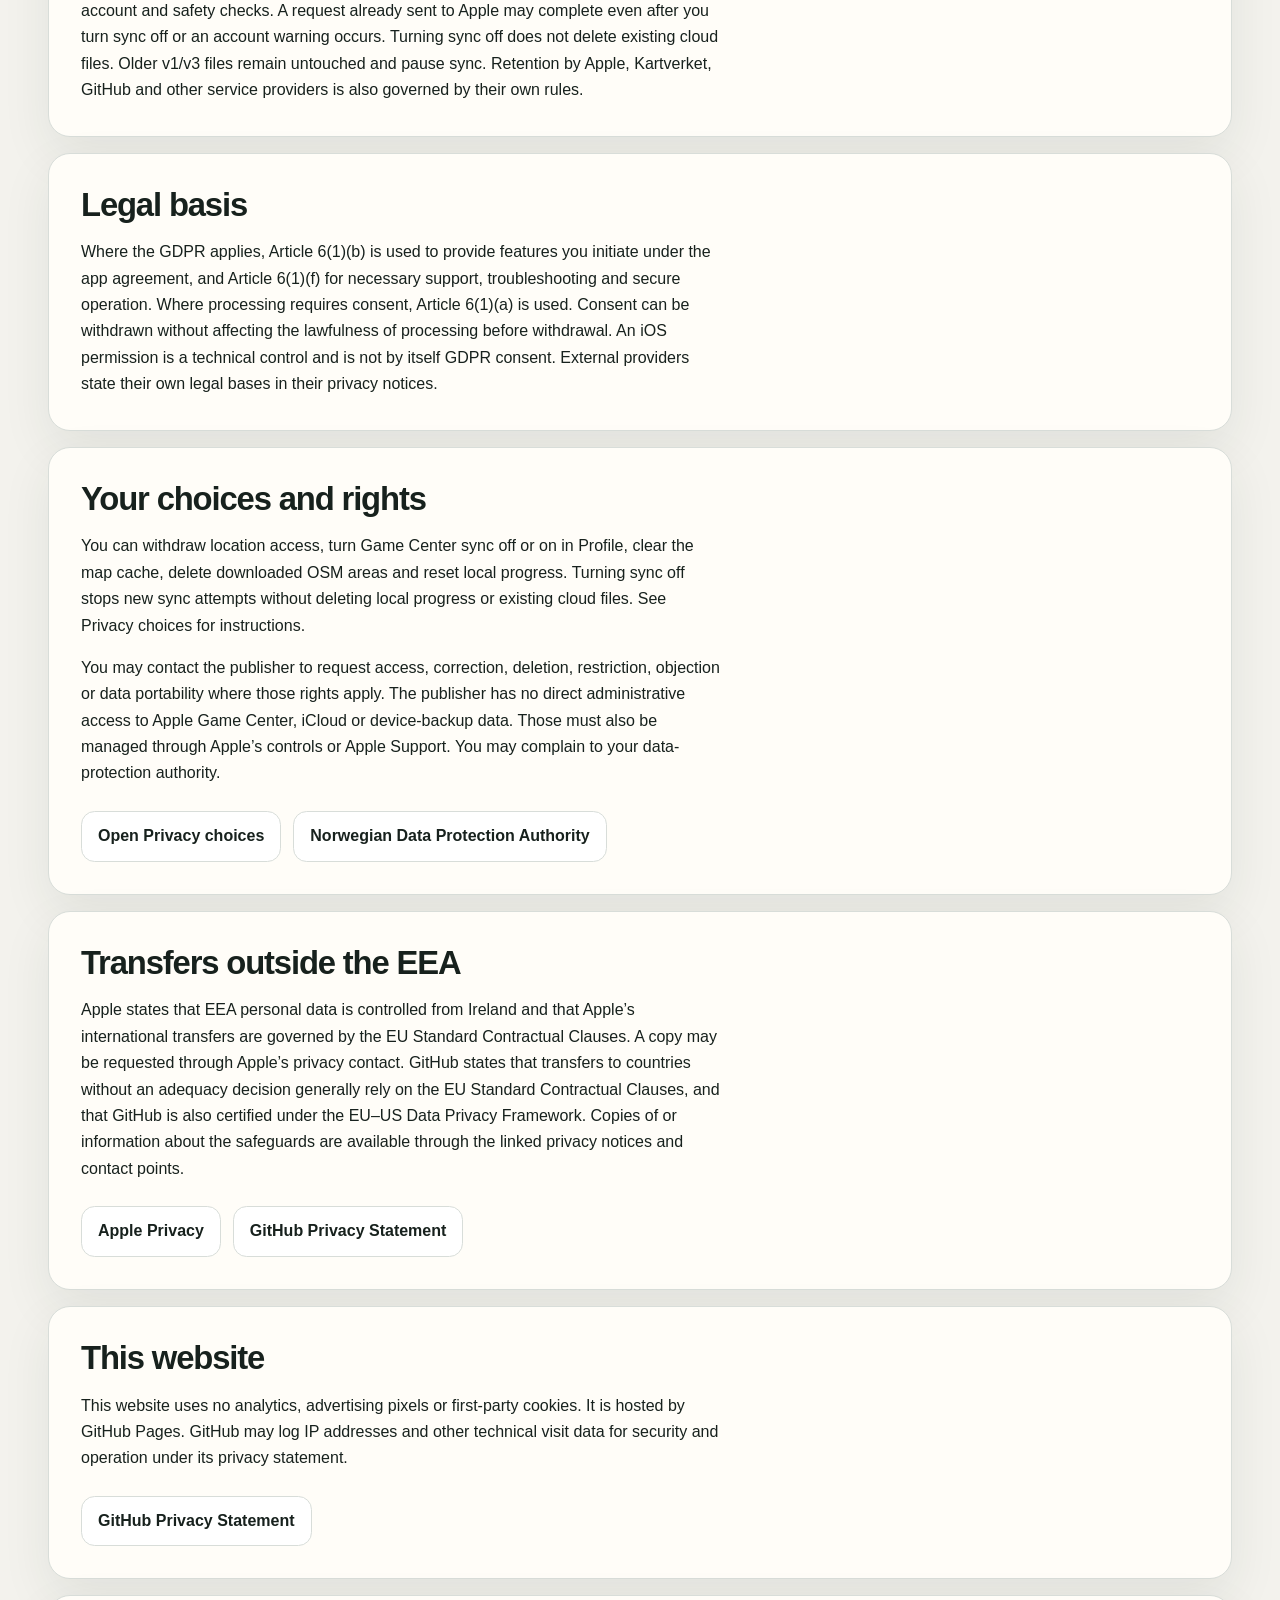
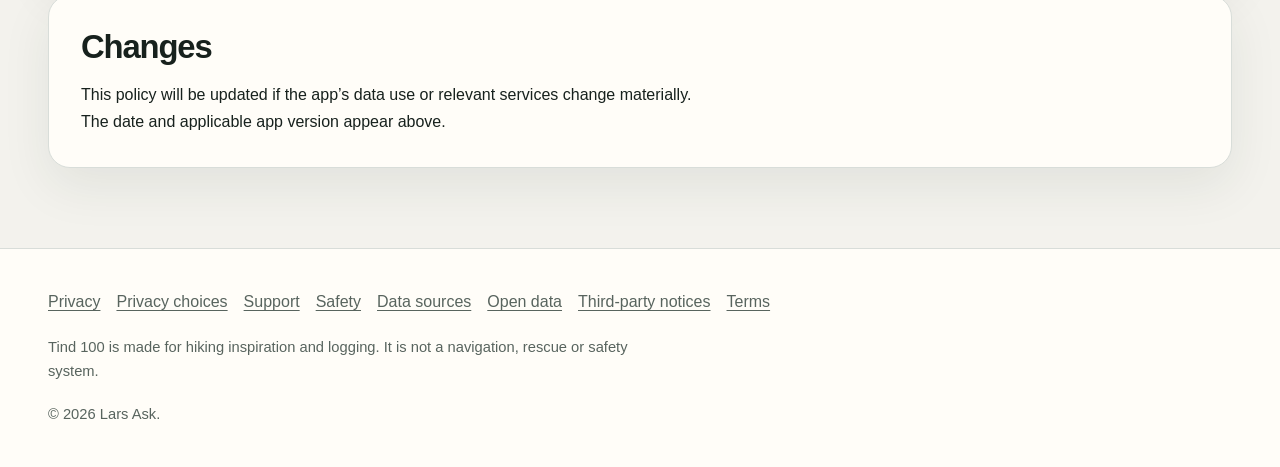
<file: privacy/index.html>
<!doctype html>
<html lang="nb-NO">
<head>
  <meta charset="utf-8">
  <meta http-equiv="Content-Security-Policy" content="default-src 'self'; img-src 'self' data:; style-src 'self'; script-src 'self'; connect-src 'none'; object-src 'none'; base-uri 'self'; form-action 'none'">
  <meta name="referrer" content="no-referrer">
  <meta name="viewport" content="width=device-width, initial-scale=1">
  <meta name="description" content="Tind 100 privacy policy for version 1.18.0 (build 45), updated 15 October 2026: local progress, Game Center, location, routes, maps, sharing, the voluntary TestFlight pilot and support.">
  <meta name="theme-color" content="#0d3f31">
  <meta name="robots" content="index,follow">
  <link rel="icon" href="../assets/mark.svg" type="image/svg+xml">
  <link rel="stylesheet" href="../assets/styles.css">
  <script src="../assets/config.js" defer></script>
  <script src="../assets/site.js" defer></script>
  <title>Privacy — Tind 100</title>
</head>
<body data-page="privacy">
  <a class="skip-link" href="#main">Hopp til innholdet</a>
  <header class="site-header"></header>
  <div class="draft-warning" role="status"></div>
  <main id="main" class="page-shell" tabindex="-1"><div class="hero"></div><div class="content-grid"></div></main>
  <footer class="site-footer"></footer>
  <noscript>
    <article class="noscript-card">
      <section lang="nb-NO" aria-labelledby="privacy-nb-title">
        <p class="eyebrow">Personvern · Norsk</p>
        <h1 id="privacy-nb-title">Personvern for Tind 100</h1>
        <p>Versjon 1.18 er under klargjøring og er ikke utgitt. Premium er ikke åpnet for salg. Apple håndterer eventuell betaling; appen kontrollerer kjøpsstatus og Premium-rettighet med StoreKit. Utgiveren mottar ikke kort- eller bankopplysninger gjennom kjøpsflyten. Lokal kjøpsstatus kan bevare en ventende forespørsel, men gir ikke i seg selv Premium-tilgang.</p>
        <p><strong>Sist oppdatert 15. oktober 2026.</strong> Gjelder Tind 100 versjon 1.18.0 (bygg 45).</p>
        <p>Tind 100 utgis av Lars Ask i Norge. Personvern- og sikkerhetshenvendelser kan sendes privat til <a href="mailto:lars@larsask.com">lars@larsask.com</a>. Ikke send passord, engangskoder eller GPS-spor du ikke ønsker å dele.</p>
        <p>Tind 100 kan brukes uten innlogging eller egen Tind 100-konto. Fremdrift lagres først på iPhonen. Game Center-/iCloud-synk er avslått som standard og starter bare når du slår den på i Profil og nødvendig kontobekreftelse er fullført. Appen har ingen annonser, markedsføringssporing eller analyseverktøy og selger ikke personopplysninger.</p>
        <p>Game Center og iCloud er valgfrie. Slå på synkronisering i Profil og bekreft den aktuelle Game Center-spilleren og iCloud-kontoen før første synk. En aktiv v4-skykopi kan inneholde besøkte topp-ID-er og datoer, verifikasjonsmåte, poeng, rutesammendrag, utfordringer, fylke, toppmetadata, alias og nullstillingstidspunkt. Den inneholder ikke nøyaktig rutegeometri, rutestart, toppkoordinater eller innsjekkingsavstand.</p>
        <p>For å hindre at fremdrift blandes mellom kontoer, lagrer appen en enhetslokal binding av Game Center-spiller-ID og Apples ugjennomsiktige iCloud-kontoidentifikator i Nøkkelring. Dette er ikke et passord. Bindingen synkroniseres ikke til andre enheter, og appens av/på-valg eller nullstilling sletter den ikke.</p>
        <p>Kontobytte, utilgjengelig kontobinding eller eldre v1-/v3-skyfiler setter synkronisering på pause. Eldre filer importeres, overskrives eller slettes ikke automatisk; lokal bruk fortsetter. Apple behandler Game Center-, iCloud- og sikkerhetskopidata etter sine egne vilkår og personvernregler.</p>
        <p>Når du velger posisjonsfunksjoner, kan appen behandle nøyaktig eller omtrentlig posisjon for GPS-innsjekking, kart, fylkesoppslag og ruteregistrering. Aktive GPS-spor lagres lokalt. Apple Maps/MapKit sender nødvendige forespørsler for kart, geokoding og fylkesoppslag. Denne appversjonen sender ingen katalogforespørsler til Overpass API.</p>
        <p>Kartverkets turkart vises på nett til zoomnivå 17. Appen mellomlagrer automatisk kvalifiserte fliser som faktisk vises, på disk for zoomnivå 5–16 når kilden tillater det. Bufferen er begrenset til 128 MiB og 4 096 fliser, med levetid høyst sju dager og eventuelt kortere etter svaret fra kilden. Den er ikke et komplett offlinekart. Kartverket mottar flisekoordinater (x/y/z), som viser kartområdet, og vanlige nettverksopplysninger som IP-adresse. Det finnes ingen ny områdenedlasting fra Kartverket. Kartdata © Kartverket. Se kildenes vilkår og lisenser. Kartverket har ikke godkjent eller kvalitetssikret Tind 100.</p>
        <p>OSM-kartområder lastes bare ned etter at du velger og bekrefter ett område. Nedlastingen bruker HTTPS fra GitHub Releases og GitHubs filverter github.com, release-assets.githubusercontent.com eller objects.githubusercontent.com. Filverten mottar IP-adresse, valgt område gjennom filadressen og appens User-Agent; forespørselen sender ikke GPS-posisjon, rutespor eller Game Center-ID. Kartene bruker © OpenStreetMap-bidragsytere under ODbL 1.0. Pakkene har kildedata på zoomnivå 0–14 og kan vises til nivå 16; forstørring over 14 tilfører ikke flere detaljer.</p>
        <p>Den frivillige TestFlight-piloten er avslått som standard. Den lagrer bare en tilfeldig rapportkode, dagavrundede oppgave- og samtykkedatoer, appkontekst, faktisk vist lokalisert Premium-pris med valuta og kilde samt valgfrie Premium-svar lokalt; ingen koordinater, rutespor, toppnavn, søk, konto- eller enhetsidentifikatorer inngår. Ingenting sendes automatisk. Du ser hele JSON-rapporten og velger selv mottaker. Omstart av pilotfremdrift beholder den opplyste anonyme rapportkoden og revisjonen for å hindre dobbelttelling; full nullstilling av appen sletter også disse. Rapporter mottatt av utgiveren slettes eller anonymiseres innen 30 dager etter endelig pilotoppsummering og senest 90 dager etter mottak, med unntak for dokumenterte sikkerhets- eller rettskrav.</p>
        <p>Du kan trekke tilbake posisjonstilgang, slå Game Center-synk av eller på i Profil, tømme kartbufferen, slette nedlastede OSM-områder og nullstille lokal fremdrift. Avslått synk stopper nye synkforsøk uten å slette lokal fremdrift eller eksisterende skyfiler. Se Personvernvalg for fremgangsmåten.</p>
        <p>Lokal fremdrift beholdes til du nullstiller den eller sletter appen og kan inngå i enhetsbackup. Den begrensede kartbufferen kan utløpe eller tømmes i appen. OSM-områder blir liggende til du sletter dem i appen eller sletter appen. Kartbuffer og OSM-pakker er utelatt fra iOS-/iCloud-enhetsbackup og deles eller eksporteres ikke av appen.</p>
        <p>I Profil velger du «Nullstill nåværende fremdrift» og bekrefter. Lokal topp-, rute-, utfordrings- og pilotfremdrift nullstilles når lokal lagring lykkes. Nullstillingen kan oppdatere spillerens aktive v4-skyfremdrift gjennom senere gjennomført synk med gyldig kontobinding. Avslått eller blokkert synk starter ingen nye skyoppdateringer; en forespørsel som allerede er sendt, kan fullføres. Eldre v1-/v3-filer slettes eller overskrives ikke og blokkerer synk. Nullstilling sletter ikke Apple-kontoen, kontobindingen i Nøkkelring, enhetsbackup eller kartfilene.</p>
      </section>
      <hr>
      <section lang="en-GB" aria-labelledby="privacy-en-title">
        <p class="eyebrow">Privacy · English</p>
        <h2 id="privacy-en-title">Privacy policy for Tind 100</h2>
        <p>Version 1.18 is being prepared and has not been released. Premium is not on sale yet. Apple handles any payment; the app checks purchase status and Premium entitlement through StoreKit. The publisher does not receive card or bank details through the purchase flow. Local purchase status may preserve a pending request but cannot itself grant Premium access.</p>
        <p><strong>Last updated 15 October 2026.</strong> Applies to Tind 100 version 1.18.0 (build 45).</p>
        <p>Tind 100 is published by Lars Ask in Norway. Send privacy and security enquiries privately to <a href="mailto:lars@larsask.com">lars@larsask.com</a>. Do not send passwords, one-time codes or GPS tracks you do not want to share.</p>
        <p>Tind 100 works without signing in or creating a Tind 100 account. Progress is saved on the iPhone first. Game Center/iCloud sync is off by default and starts only after you enable it in Profile and complete the required account confirmation. The app has no advertising, marketing tracking or analytics tools and does not sell personal data.</p>
        <p>Game Center and iCloud are optional. Enable sync in Profile and confirm the current Game Center player and iCloud account before the first sync. An active v4 cloud save may contain visited peak IDs and dates, verification method, points, route summaries, challenges, county, peak metadata, alias and reset timestamp. It does not contain precise route geometry, route start, peak coordinates or check-in distance.</p>
        <p>To prevent progress being mixed between accounts, the app stores a device-only binding of the Game Center player ID and Apple's opaque iCloud account identifier in Keychain. This is not a password. The binding does not sync to other devices and is not deleted by turning sync off or resetting progress in the app.</p>
        <p>Account changes, an unavailable account binding or older v1/v3 cloud files pause sync. Older files are not automatically imported, overwritten or deleted; local use remains available. Apple processes Game Center, iCloud and backup data under its own terms and privacy rules.</p>
        <p>When you choose location features, the app may process precise or approximate location for GPS check-in, maps, county lookup and route recording. Active GPS tracks are stored locally. Apple Maps/MapKit sends necessary requests for maps, geocoding and county lookup. This app version sends no catalogue requests to Overpass API.</p>
        <p>The online Kartverket hiking map is displayed up to zoom 17. The app automatically caches eligible tiles you actually view on disk at zoom levels 5–16 when the source permits it. The cache is limited to 128 MiB and 4,096 tiles, retained for at most seven days and possibly less depending on the source response. It is not a complete offline map. Kartverket receives tile coordinates (x/y/z), revealing the map area, and ordinary network information such as your IP address. No new Kartverket area download is offered. Map data © Kartverket. See the source terms and licences. Kartverket has not endorsed or quality-assured Tind 100.</p>
        <p>OSM map areas download only after you select and confirm one area. Downloads use HTTPS from GitHub Releases and GitHub file hosts github.com, release-assets.githubusercontent.com or objects.githubusercontent.com. The host receives your IP address, the selected area through the file URL and the app's User-Agent; the request does not send GPS position, route tracks or Game Center ID. Maps use © OpenStreetMap contributors under ODbL 1.0. Packages contain source data at zoom levels 0–14 and can be displayed up to level 16; enlarging above 14 adds no new detail.</p>
        <p>The voluntary TestFlight pilot is off by default. It stores only a random report code, day-rounded task and consent dates, app context, the localised Premium price actually displayed with currency and source, and optional Premium answers locally; no coordinates, route track, peak name, search, account or device identifier is included. Nothing is sent automatically. You review the full JSON report and choose the recipient. Restarting pilot progress retains the disclosed anonymous report code and revision to prevent duplicate counting; a full app reset also deletes those. Reports received by the publisher are deleted or anonymised within 30 days after the final pilot summary and no later than 90 days after receipt, except for documented security or legal requirements.</p>
        <p>You can withdraw location access, turn Game Center sync off or on in Profile, clear the map cache, delete downloaded OSM areas and reset local progress. Turning sync off stops new sync attempts without deleting local progress or existing cloud files. See Privacy choices for instructions.</p>
        <p>Local progress remains until you reset it or delete the app and may be included in device backups. The limited map cache may expire or be cleared in the app. OSM areas remain until you delete them in the app or delete the app. The map cache and OSM packages are excluded from iOS/iCloud device backups and are not shared or exported by the app.</p>
        <p>In Profile, choose Reset current progress and confirm. Local peak, route, challenge and pilot progress is reset when local saving succeeds. The reset can update the player's active v4 cloud progress through a later completed sync with a valid account binding. Disabled or blocked sync starts no new cloud updates; a request already sent may complete. Older v1/v3 files are not deleted or overwritten and block sync. Reset does not delete your Apple account, the Keychain account binding, device backups or map files.</p>
        <p class="noscript-note">Enable JavaScript to read the complete policy and select a language. This website contains no analytics or tracking script.</p>
      </section>
    </article>
  </noscript>
</body>
</html>
</file>
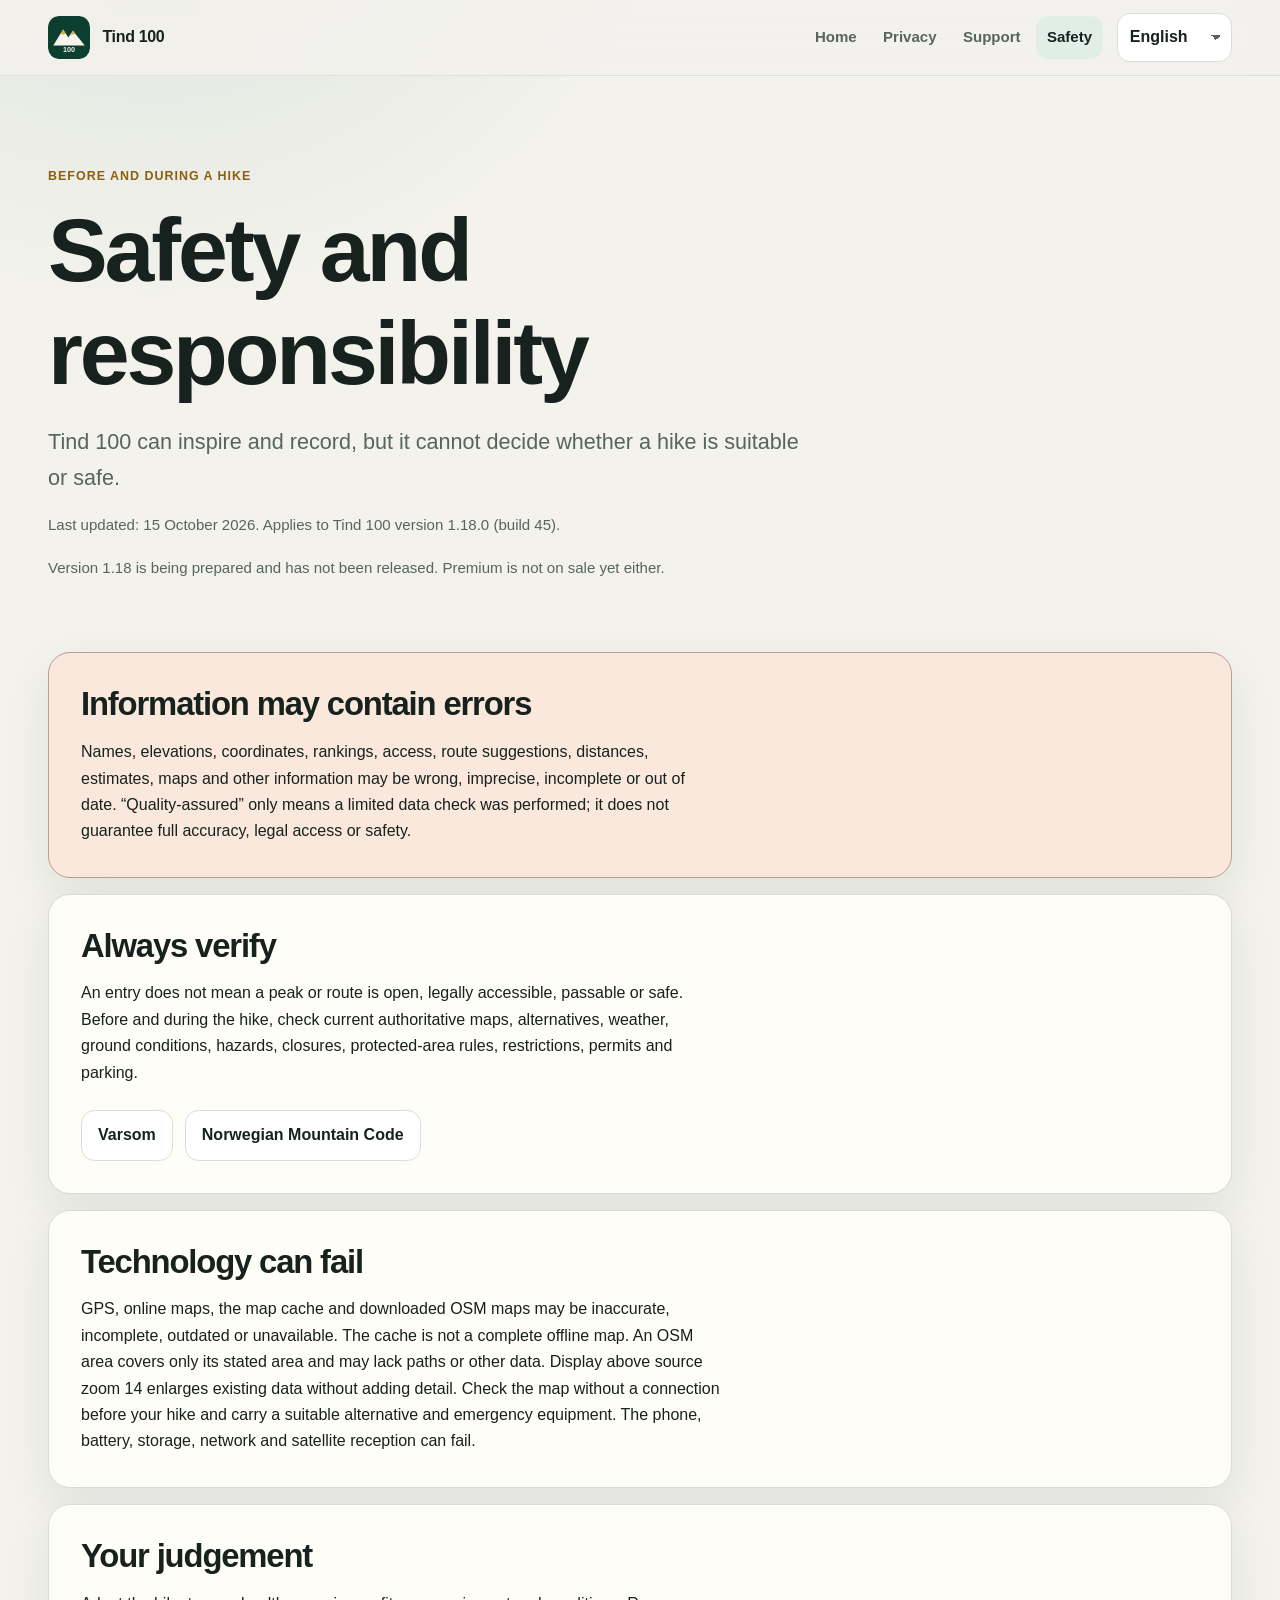
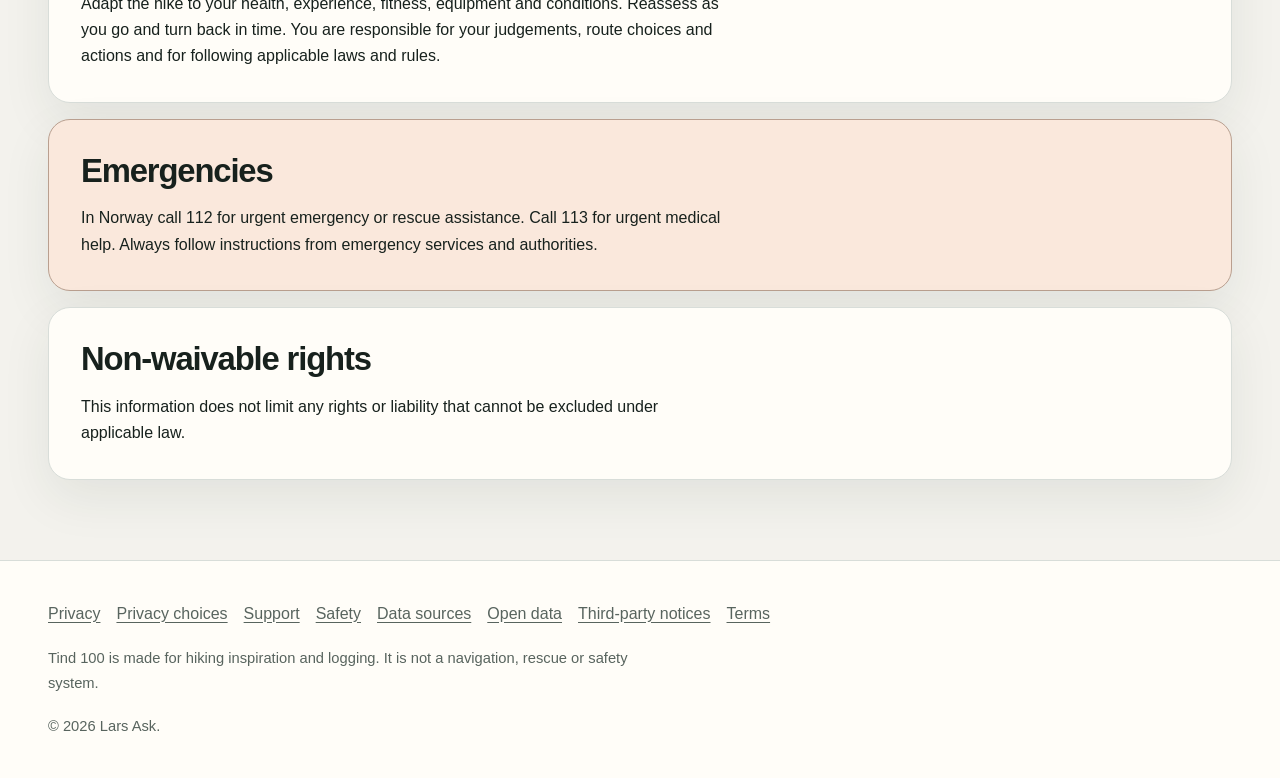
<file: safety/index.html>
<!doctype html>
<html lang="nb-NO">
<head>
  <meta charset="utf-8">
  <meta http-equiv="Content-Security-Policy" content="default-src 'self'; img-src 'self' data:; style-src 'self'; script-src 'self'; connect-src 'none'; object-src 'none'; base-uri 'self'; form-action 'none'">
  <meta name="referrer" content="no-referrer">
  <meta name="viewport" content="width=device-width, initial-scale=1">
  <meta name="description" content="Safety and responsibility information for Tind 100 version 1.18.0 (build 45), updated 15 October 2026, including offline-map limitations.">
  <meta name="theme-color" content="#0d3f31">
  <meta name="robots" content="index,follow">
  <link rel="icon" href="../assets/mark.svg" type="image/svg+xml">
  <link rel="stylesheet" href="../assets/styles.css">
  <script src="../assets/config.js" defer></script>
  <script src="../assets/site.js" defer></script>
  <title>Safety — Tind 100</title>
</head>
<body data-page="safety">
  <a class="skip-link" href="#main">Hopp til innholdet</a>
  <header class="site-header"></header>
  <div class="draft-warning" role="status"></div>
  <main id="main" class="page-shell" tabindex="-1"><div class="hero"></div><div class="content-grid"></div></main>
  <footer class="site-footer"></footer>
  <noscript><div class="noscript-card" lang="en-GB"><h1>Safety for Tind 100</h1><p>Applies to version 1.18.0 (build 45), updated 15 October 2026.</p>
        <p>GPS, online maps, the map cache and downloaded OSM maps may be inaccurate, incomplete, outdated or unavailable. The cache is not a complete offline map. An OSM area covers only its stated area and may lack paths or other data. Display above source zoom 14 enlarges existing data without adding detail. Check the map without a connection before your hike and carry a suitable alternative and emergency equipment. The phone, battery, storage, network and satellite reception can fail.</p>
        <p>Never use the app as your only navigation or safety tool. Enable JavaScript for the complete notice in six languages. This site contains no analytics or tracking script.</p></div></noscript>
</body>
</html>
</file>
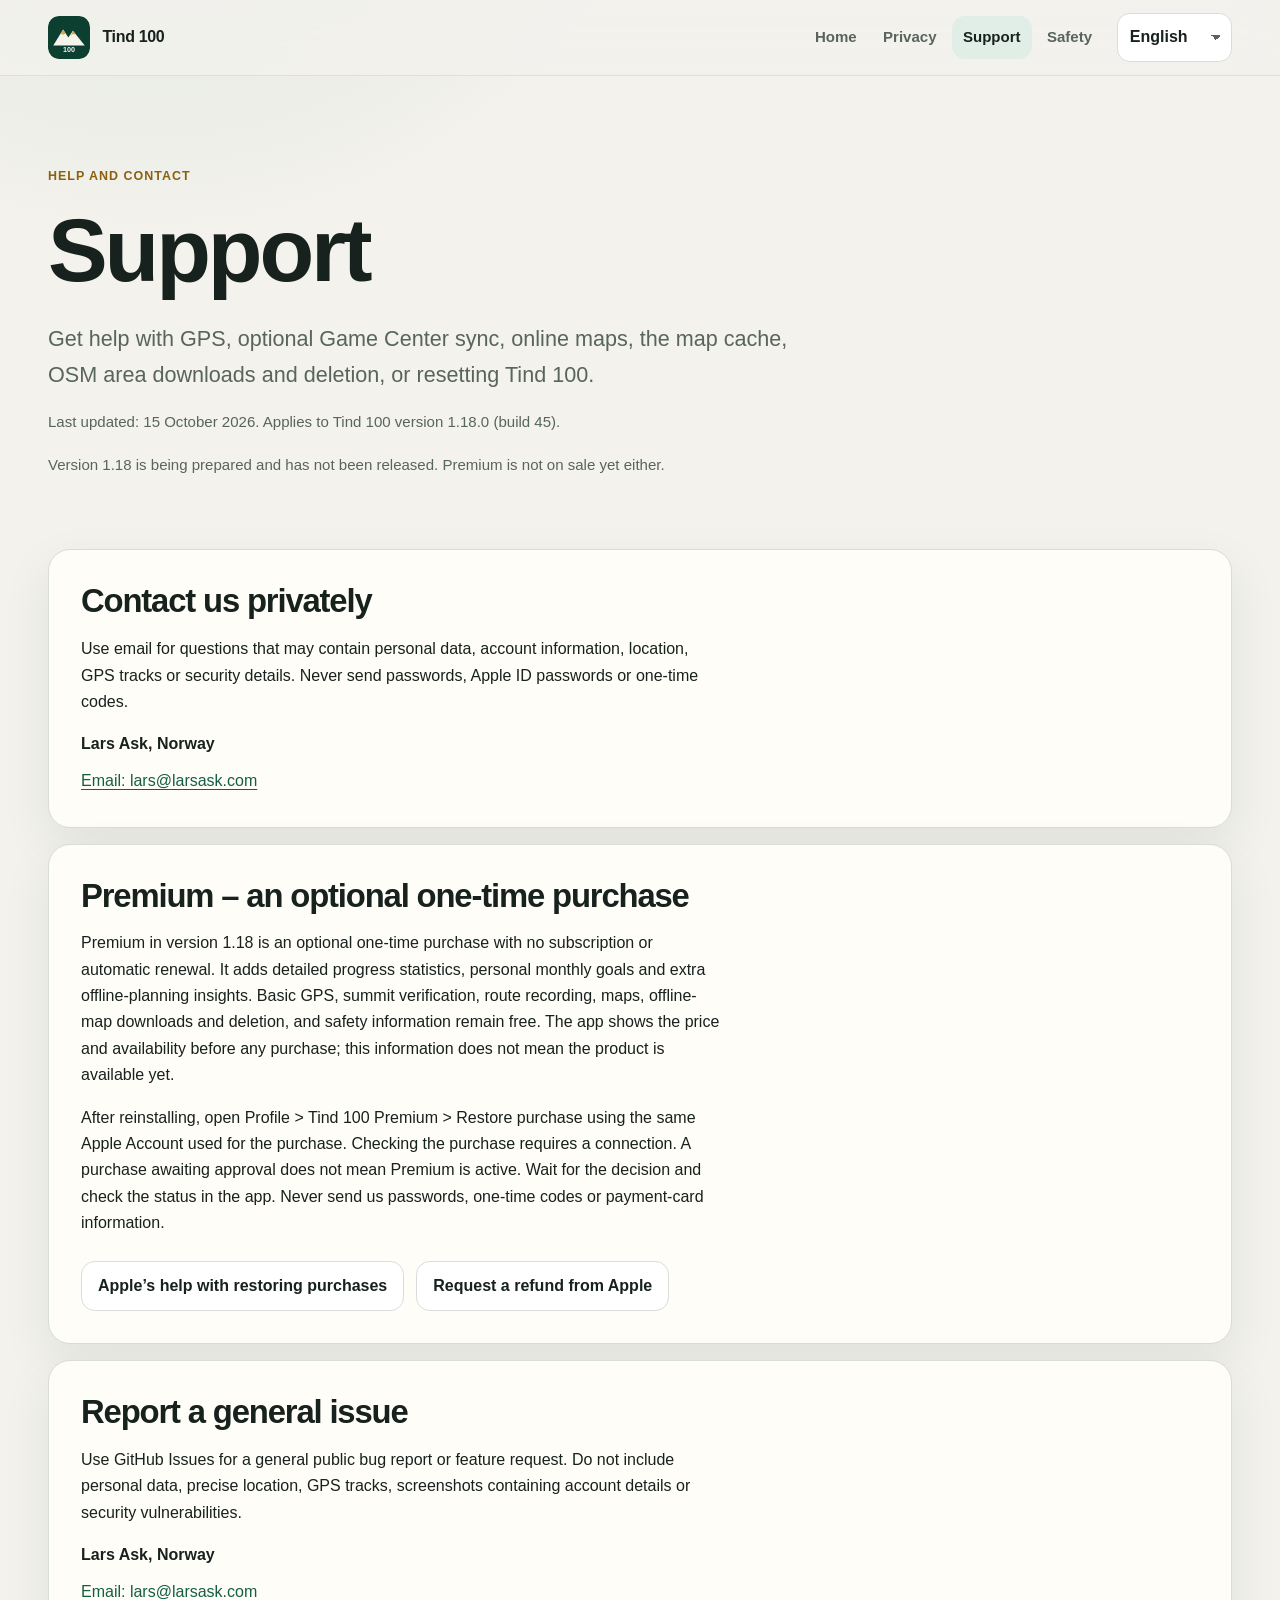
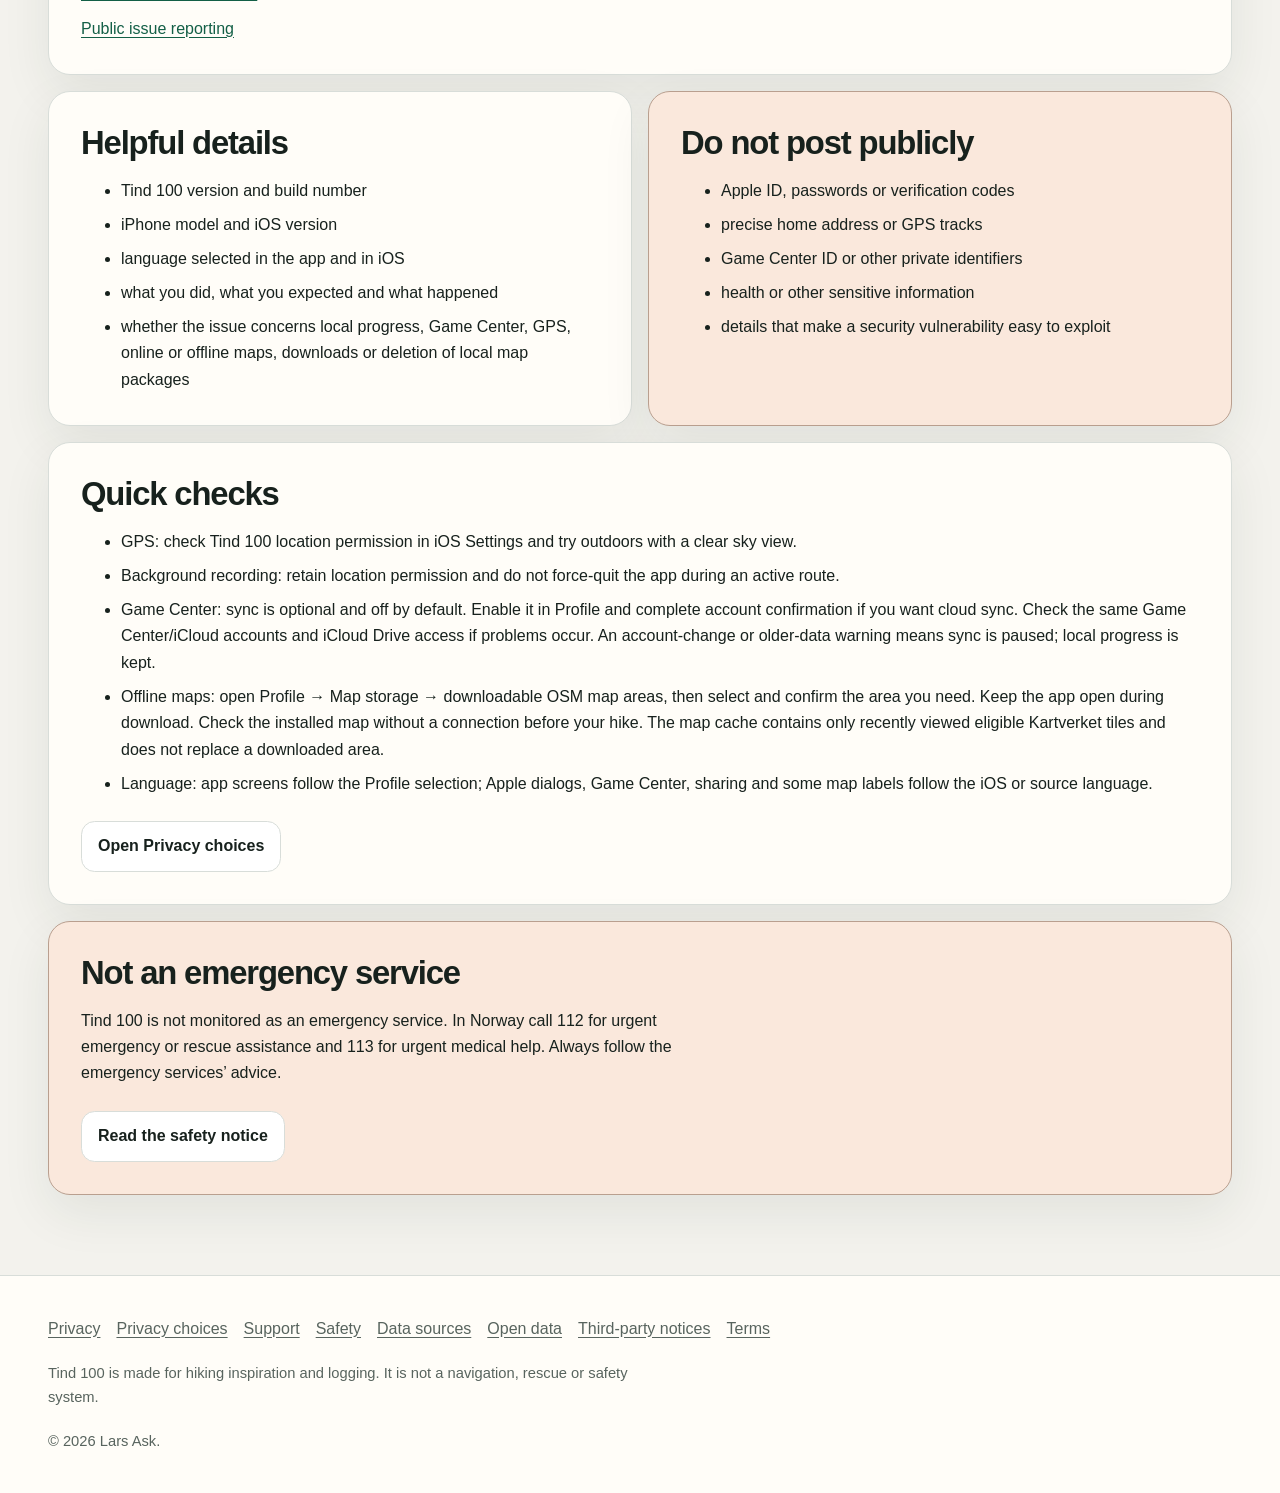
<file: support/index.html>
<!doctype html>
<html lang="nb-NO">
<head>
  <meta charset="utf-8">
  <meta http-equiv="Content-Security-Policy" content="default-src 'self'; img-src 'self' data:; style-src 'self'; script-src 'self'; connect-src 'none'; object-src 'none'; base-uri 'self'; form-action 'none'">
  <meta name="referrer" content="no-referrer">
  <meta name="viewport" content="width=device-width, initial-scale=1">
  <meta name="description" content="Official Tind 100 support for version 1.18.0 (build 45), updated 15 October 2026: private contact and help with GPS, Game Center, online maps and local offline packages.">
  <meta name="theme-color" content="#0d3f31">
  <meta name="robots" content="index,follow">
  <link rel="icon" href="../assets/mark.svg" type="image/svg+xml">
  <link rel="stylesheet" href="../assets/styles.css">
  <script src="../assets/config.js" defer></script>
  <script src="../assets/site.js" defer></script>
  <title>Support — Tind 100</title>
</head>
<body data-page="support">
  <a class="skip-link" href="#main">Hopp til innholdet</a>
  <header class="site-header"></header>
  <div class="draft-warning" role="status"></div>
  <main id="main" class="page-shell" tabindex="-1"><div class="hero"></div><div class="content-grid"></div></main>
  <footer class="site-footer"></footer>
  <noscript>
    <article class="noscript-card">
      <section lang="nb-NO" aria-labelledby="support-nb-title">
        <p class="eyebrow">Brukerstøtte · Norsk</p>
        <h1 id="support-nb-title">Brukerstøtte for Tind 100</h1>
        <p>Versjon 1.18 og Premium er under klargjøring, ikke i salg. Premium er et valgfritt engangskjøp uten abonnement; grunnleggende GPS, kart, offlinekart og sikkerhetsinformasjon forblir gratis. Etter ny installasjon kan kjøpet kontrolleres via Profil > Tind 100 Premium > Gjenopprett kjøp med samme Apple-konto. Du trenger nett. Se <a href="https://support.apple.com/108096">Apples hjelp med gjenoppretting</a> eller <a href="https://support.apple.com/118223">refusjon</a>.</p>
        <p><strong>Sist oppdatert 15. oktober 2026.</strong> Gjelder Tind 100 versjon 1.18.0 (bygg 45). For spørsmål som kan inneholde personopplysninger, kontoinformasjon, posisjon, GPS-spor eller sikkerhetsdetaljer, send e-post privat til <a href="mailto:lars@larsask.com">lars@larsask.com</a>. Send aldri passord, Apple-ID-passord eller engangskoder.</p>
        <p>Vanlige feil uten personlige eller sensitive opplysninger kan rapporteres i <a href="https://github.com/lars12345678911/tind100/issues/new/choose">offentlige GitHub Issues</a>. Oppgi appversjon og byggnummer, iPhone-modell, iOS-versjon, valgt språk, fremgangsmåte, forventet resultat og faktisk resultat.</p>
        <p>Ved GPS-problemer bør du kontrollere stedstilgang i iOS og teste utendørs.</p>
        <p>Game Center: synk er valgfri og avslått som standard. Slå den på i Profil og fullfør kontobekreftelsen hvis du ønsker skysynk. Kontroller samme Game Center-/iCloud-konto og tilgang til iCloud Drive ved problemer. En kontobytte- eller eldre-data-advarsel betyr at synk er satt på pause; lokal fremdrift beholdes.</p>
        <p>Offlinekart: åpne Profil → Kartlagring → nedlastbare OSM-kartområder, velg og bekreft området du trenger. Hold appen åpen under nedlasting. Kontroller det ferdige kartet uten nett før turen. Kartbufferen inneholder bare nylig viste, kvalifiserte Kartverket-fliser og erstatter ikke et nedlastet område.</p>
        <p>Åpne Profil → Kartlagring for å tømme kartbufferen. Åpne listen over nedlastbare OSM-kartområder for å slette ett lagret område og bekrefte slettingen. Dette sletter ikke turhistorikken. Området må lastes ned på nytt mens det fortsatt er tilgjengelig for å brukes uten nett. Sletting av appen fjerner også de lokale kartfilene.</p>
        <p>Tind 100 er ikke en overvåket nødtjeneste eller et navigasjons-, rednings- eller sikkerhetssystem. I Norge ringer du 112 for akutt nød- eller redningshjelp og 113 for akutt medisinsk hjelp.</p>
      </section>
      <hr>
      <section lang="en-GB" aria-labelledby="support-en-title">
        <p class="eyebrow">Support · English</p>
        <h2 id="support-en-title">Tind 100 support</h2>
        <p>Version 1.18 and Premium are being prepared, not on sale. Premium is an optional one-time purchase with no subscription; basic GPS, maps, offline maps and safety information remain free. After reinstalling, check the purchase in Profile > Tind 100 Premium > Restore purchase using the same Apple Account. A connection is required. See Apple’s help with <a href="https://support.apple.com/108096">restoring purchases</a> or <a href="https://support.apple.com/118223">refunds</a>.</p>
        <p><strong>Last updated 15 October 2026.</strong> Applies to Tind 100 version 1.18.0 (build 45). For questions that may contain personal data, account information, location, GPS tracks or security details, email <a href="mailto:lars@larsask.com">lars@larsask.com</a> privately. Never send passwords, an Apple ID password or one-time codes.</p>
        <p>Ordinary bugs without personal or sensitive information can be reported through <a href="https://github.com/lars12345678911/tind100/issues/new/choose">public GitHub Issues</a>. Include the app version and build, iPhone model, iOS version, selected language, steps, expected result and actual result.</p>
        <p>For GPS problems, check iOS location permission and test outdoors.</p>
        <p>Game Center: sync is optional and off by default. Enable it in Profile and complete account confirmation if you want cloud sync. Check the same Game Center/iCloud accounts and iCloud Drive access if problems occur. An account-change or older-data warning means sync is paused; local progress is kept.</p>
        <p>Offline maps: open Profile → Map storage → downloadable OSM map areas, then select and confirm the area you need. Keep the app open during download. Check the installed map without a connection before your hike. The map cache contains only recently viewed eligible Kartverket tiles and does not replace a downloaded area.</p>
        <p>Open Profile → Map storage to clear the map cache. Open the downloadable OSM map areas list to delete an installed area and confirm its removal. This does not delete your hike history. To use the area offline again, download it again while it remains available. Deleting the app also removes its local map files.</p>
        <p>Tind 100 is not a monitored emergency service or a navigation, rescue or safety system. In Norway, call 112 for urgent emergency or rescue assistance and 113 for urgent medical help.</p>
        <p class="noscript-note">Enable JavaScript for complete support information in Norwegian, English, French, Spanish, German or Simplified Chinese. This website contains no analytics or tracking script.</p>
      </section>
    </article>
  </noscript>
</body>
</html>
</file>
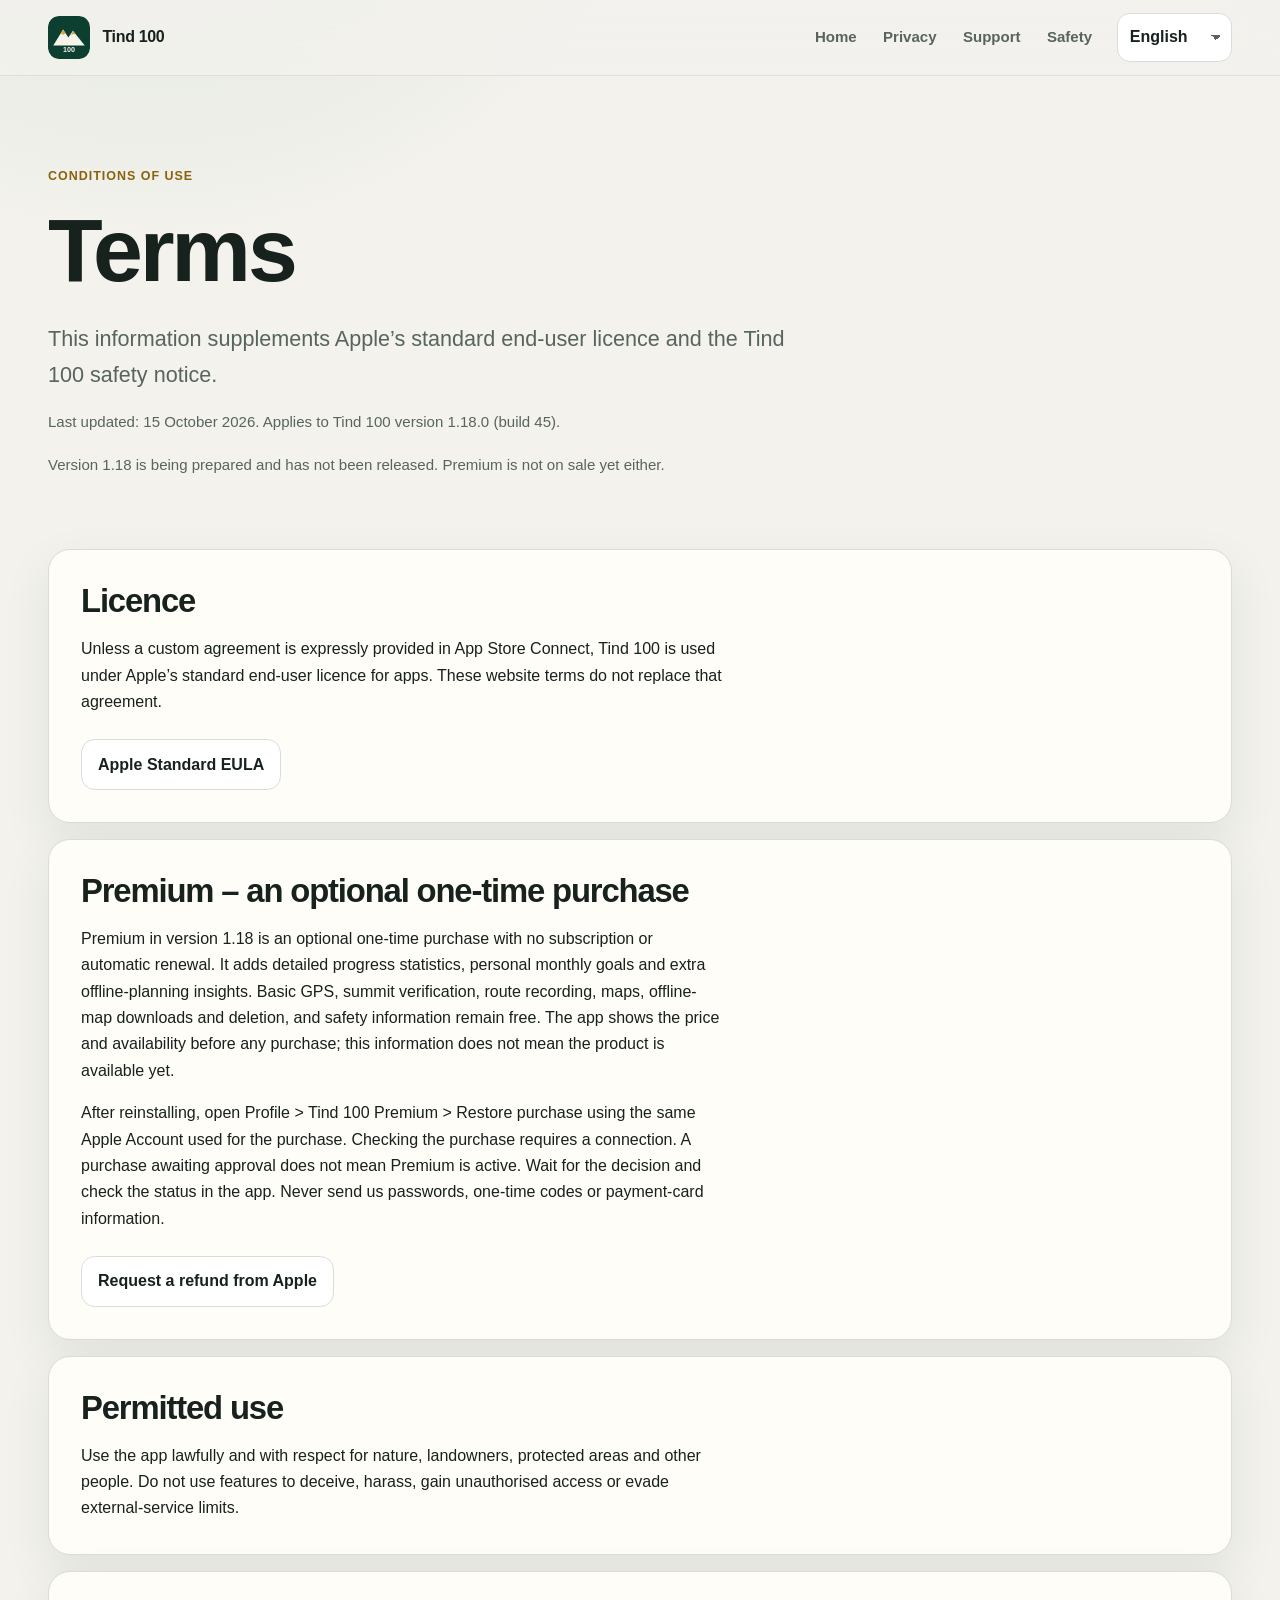
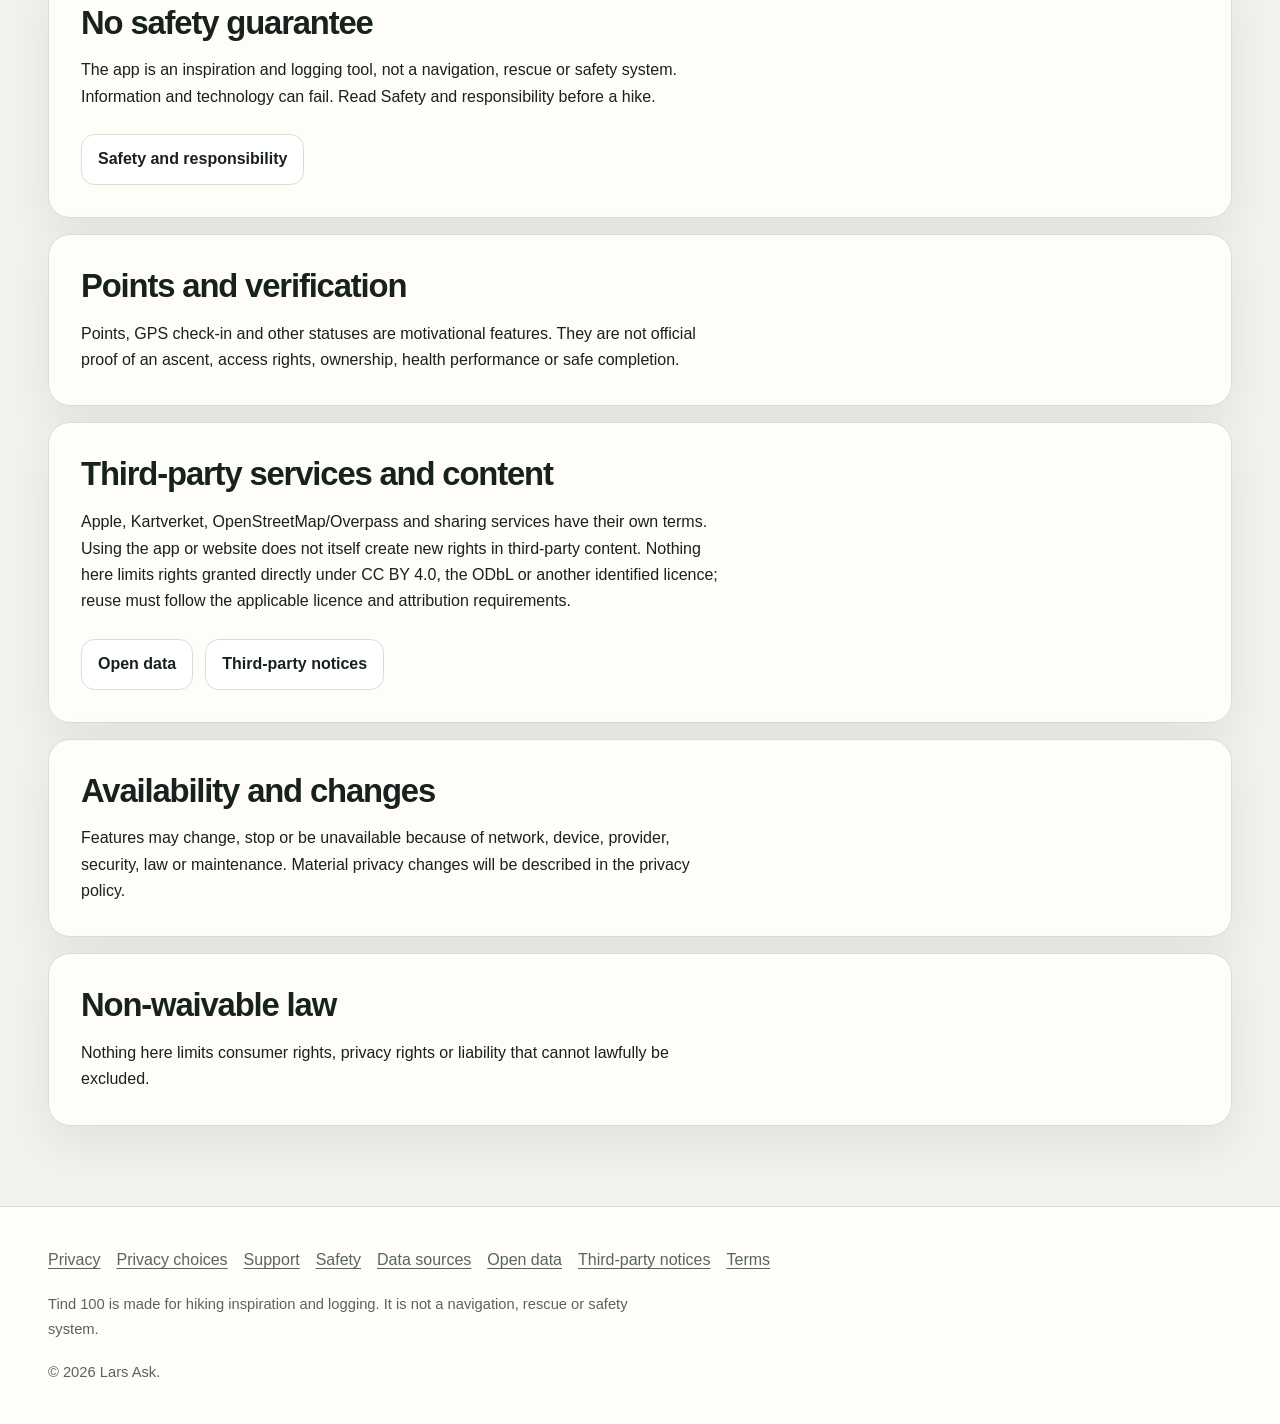
<file: terms/index.html>
<!doctype html>
<html lang="nb-NO">
<head>
  <meta charset="utf-8">
  <meta http-equiv="Content-Security-Policy" content="default-src 'self'; img-src 'self' data:; style-src 'self'; script-src 'self'; connect-src 'none'; object-src 'none'; base-uri 'self'; form-action 'none'">
  <meta name="referrer" content="no-referrer">
  <meta name="viewport" content="width=device-width, initial-scale=1">
  <meta name="description" content="Terms for Tind 100 version 1.18.0 (build 45), updated 15 October 2026.">
  <meta name="theme-color" content="#0d3f31">
  <meta name="robots" content="index,follow">
  <link rel="icon" href="../assets/mark.svg" type="image/svg+xml">
  <link rel="stylesheet" href="../assets/styles.css">
  <script src="../assets/config.js" defer></script>
  <script src="../assets/site.js" defer></script>
  <title>Terms — Tind 100</title>
</head>
<body data-page="terms">
  <a class="skip-link" href="#main">Hopp til innholdet</a>
  <header class="site-header"></header>
  <div class="draft-warning" role="status"></div>
  <main id="main" class="page-shell" tabindex="-1"><div class="hero"></div><div class="content-grid"></div></main>
  <footer class="site-footer"></footer>
  <noscript><div class="noscript-card" lang="en-GB"><h1>Terms for Tind 100</h1><p>Applies to version 1.18.0 (build 45), updated 15 October 2026. Enable JavaScript for the complete terms in six languages. This site contains no analytics or tracking script.</p></div></noscript>
</body>
</html>
</file>
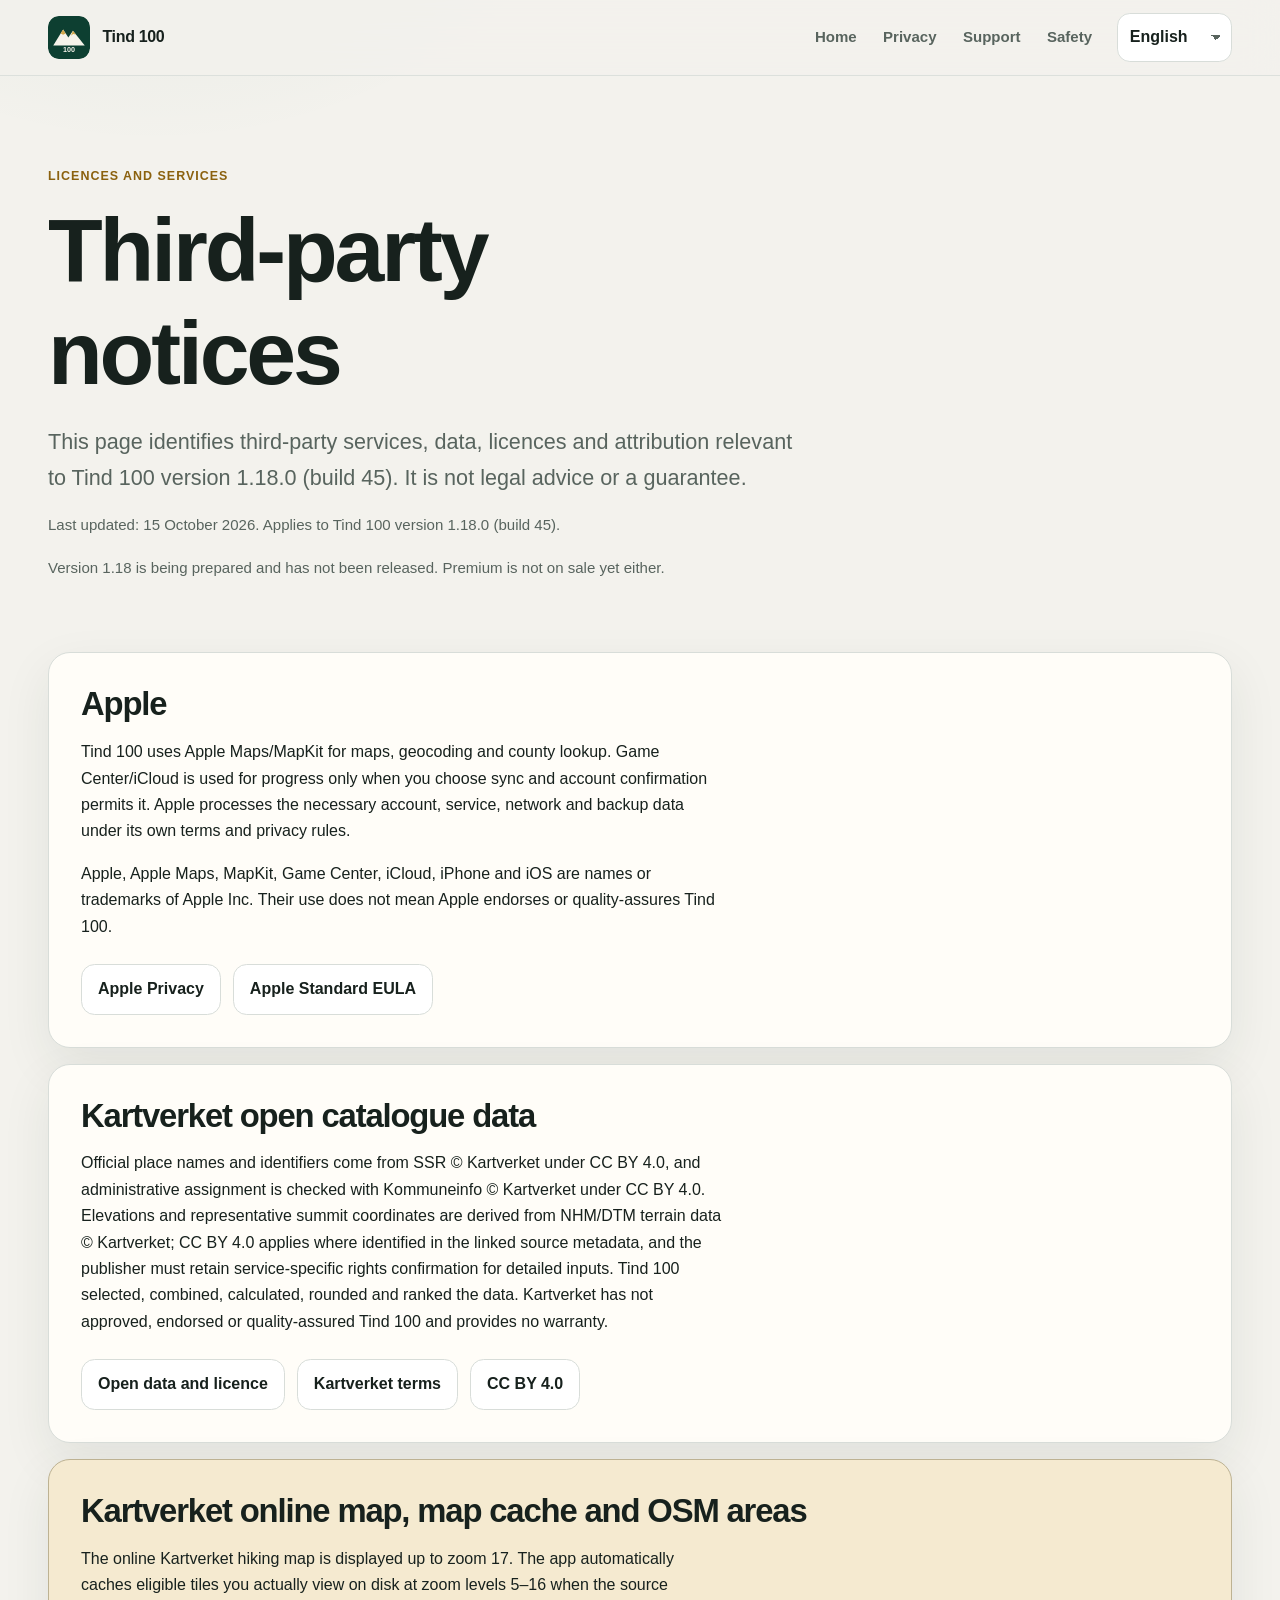
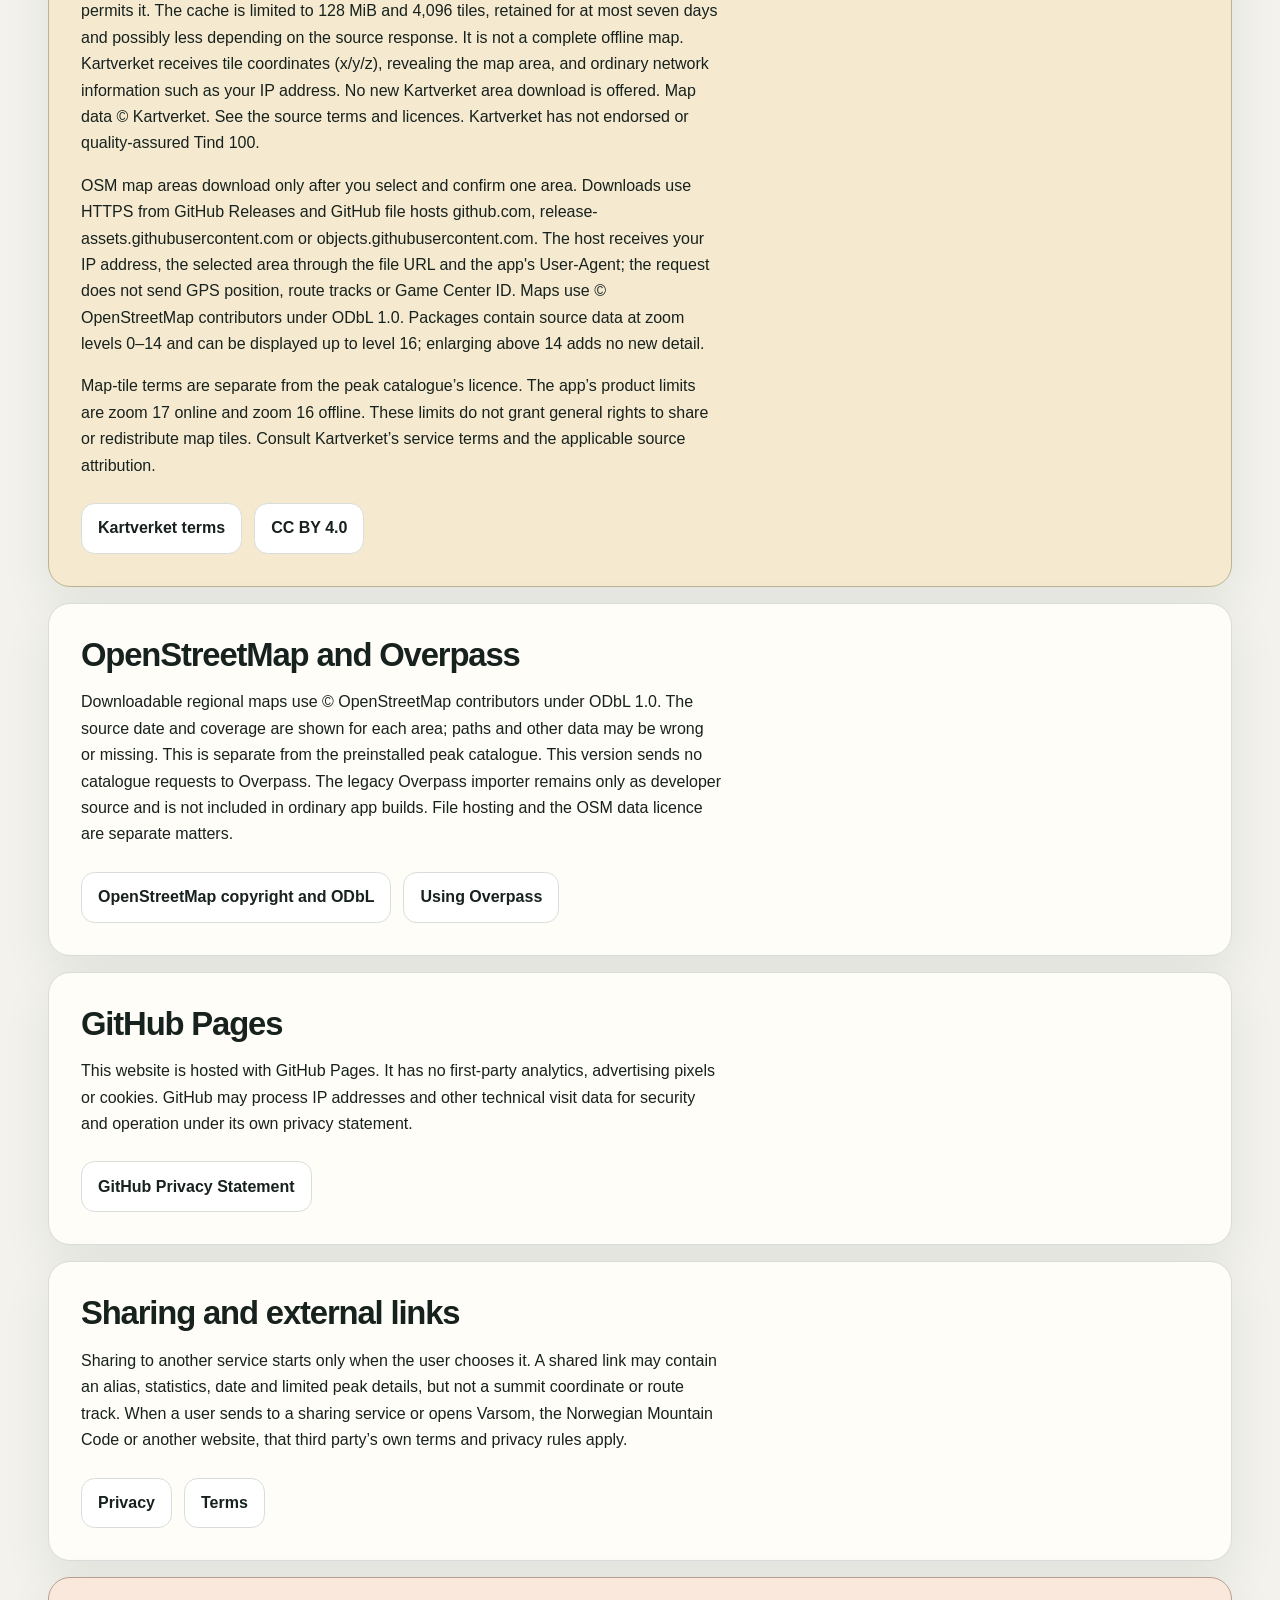
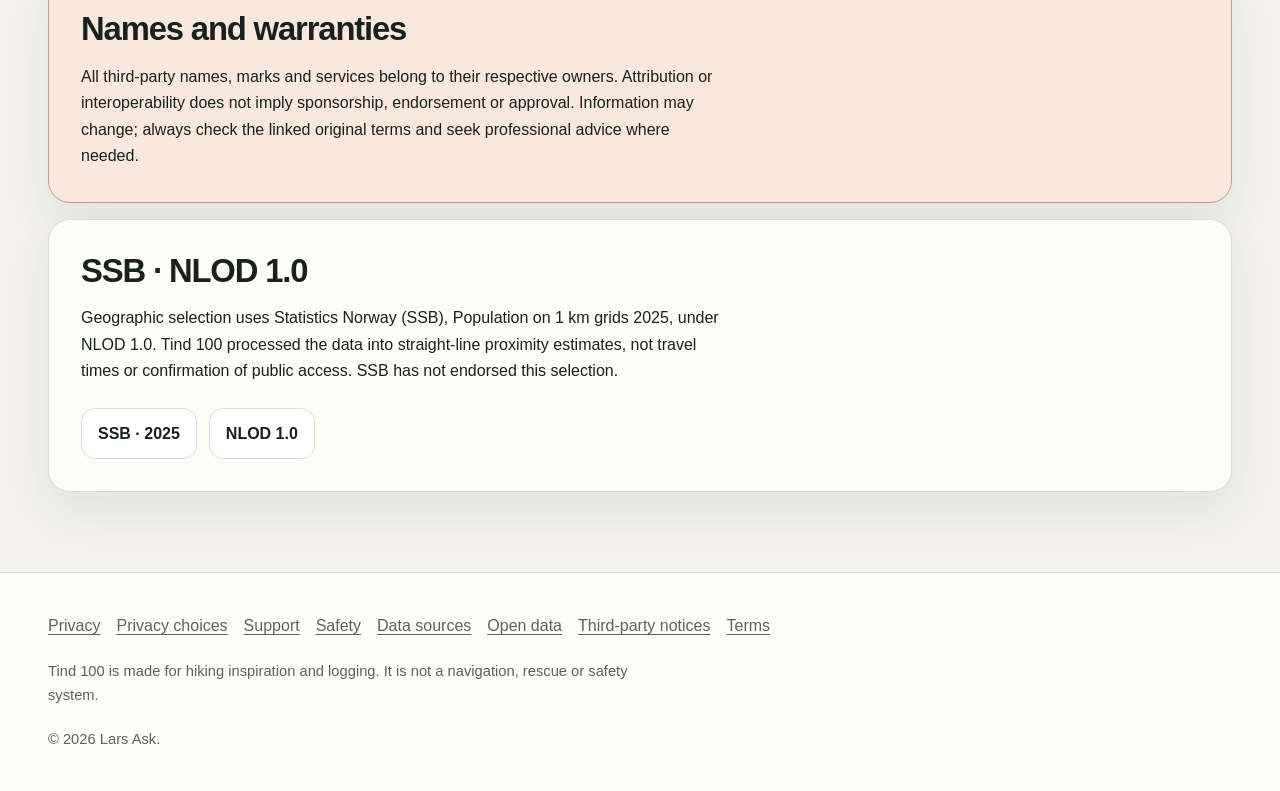
<file: third-party-notices/index.html>
<!doctype html>
<html lang="nb-NO">
<head>
  <meta charset="utf-8">
  <meta http-equiv="Content-Security-Policy" content="default-src 'self'; img-src 'self' data:; style-src 'self'; script-src 'self'; connect-src 'none'; object-src 'none'; base-uri 'self'; form-action 'none'">
  <meta name="referrer" content="no-referrer">
  <meta name="viewport" content="width=device-width, initial-scale=1">
  <meta name="description" content="Third-party notices for Tind 100 version 1.18.0 (build 45), updated 15 October 2026: Apple, Kartverket, CC BY 4.0, SSB population-grid data, NLOD 1.0, OpenStreetMap, GitHub Pages and external services.">
  <meta name="theme-color" content="#0d3f31">
  <meta name="robots" content="index,follow">
  <link rel="icon" href="../assets/mark.svg" type="image/svg+xml">
  <link rel="stylesheet" href="../assets/styles.css">
  <script src="../assets/config.js" defer></script>
  <script src="../assets/site.js" defer></script>
  <title>Third-party notices — Tind 100</title>
</head>
<body data-page="third-party-notices">
  <a class="skip-link" href="#main">Hopp til innholdet</a>
  <header class="site-header"></header>
  <div class="draft-warning" role="status"></div>
  <main id="main" class="page-shell" tabindex="-1"><div class="hero"></div><div class="content-grid"></div></main>
  <footer class="site-footer"></footer>
  <noscript>
    <div class="noscript-card" lang="en-GB">
      <h1>Third-party notices for Tind 100</h1>
      <p>Applies to version 1.18.0 (build 45), updated 15 October 2026. Tind 100 uses Apple services, attributed Kartverket open data under CC BY 4.0, and Statistics Norway (SSB) population-grid data for 2025 under NLOD 1.0.</p>
      <p>The online Kartverket hiking map is displayed up to zoom 17. The app automatically caches eligible tiles you actually view on disk at zoom levels 5–16 when the source permits it. The cache is limited to 128 MiB and 4,096 tiles, retained for at most seven days and possibly less depending on the source response. It is not a complete offline map. Kartverket receives tile coordinates (x/y/z), revealing the map area, and ordinary network information such as your IP address. No new Kartverket area download is offered. Map data © Kartverket. See the source terms and licences. Kartverket has not endorsed or quality-assured Tind 100.</p>
        <p>OSM map areas download only after you select and confirm one area. Downloads use HTTPS from GitHub Releases and GitHub file hosts github.com, release-assets.githubusercontent.com or objects.githubusercontent.com. The host receives your IP address, the selected area through the file URL and the app's User-Agent; the request does not send GPS position, route tracks or Game Center ID. Maps use © OpenStreetMap contributors under ODbL 1.0. Packages contain source data at zoom levels 0–14 and can be displayed up to level 16; enlarging above 14 adds no new detail.</p>
        <p>Map-source terms and data licences are separate from the peak catalogue licence. See the applicable attribution and linked terms. This is not an endorsement or a general permission to redistribute Kartverket tiles.</p>
      <p>Tind 100 uses Apple Maps/MapKit for maps, geocoding and county lookup. Game Center/iCloud is used for progress only when you choose sync and account confirmation permits it. Apple processes the necessary account, service, network and backup data under its own terms and privacy rules.</p>
        <p>The app sends no catalogue requests to Overpass; the legacy importer remains only as developer source and is not included in ordinary app builds. The app uses GitHub-hosted OSM area downloads and user-selected external services; this website is hosted on GitHub Pages. This documentation is not a legal guarantee. Enable JavaScript for complete notices and licence links in six languages. This site contains no analytics or tracking script.</p>
    </div>
  </noscript>
</body>
</html>
</file>
<file: assets/styles.css>
:root {
  color-scheme: light dark;
  --bg: #f3f2ed;
  --surface: #fffdf8;
  --surface-strong: #ffffff;
  --text: #17211d;
  --muted: #58645e;
  --line: #d8ddd9;
  --accent: #135f46;
  --accent-hover: #0d4c38;
  --accent-soft: #e1eee8;
  --gold: #8b610e;
  --gold-soft: #f5ead0;
  --warning: #8a421f;
  --warning-soft: #fae8dc;
  --shadow: 0 18px 50px rgb(21 50 39 / 0.08);
  --radius: 22px;
  --content: 74rem;
}

@media (prefers-color-scheme: dark) {
  :root {
    --bg: #0d1512;
    --surface: #151f1b;
    --surface-strong: #1b2722;
    --text: #eef4f0;
    --muted: #b5c1bb;
    --line: #35433d;
    --accent: #7bd2ac;
    --accent-hover: #9be1c2;
    --accent-soft: #173a2e;
    --gold: #f0c56d;
    --gold-soft: #3e321a;
    --warning: #ffb58e;
    --warning-soft: #44271b;
    --shadow: 0 18px 50px rgb(0 0 0 / 0.24);
  }
}

* { box-sizing: border-box; }

html { scroll-behavior: smooth; }

body {
  margin: 0;
  background:
    radial-gradient(circle at 12% -10%, color-mix(in srgb, var(--accent) 12%, transparent) 0, transparent 34rem),
    var(--bg);
  color: var(--text);
  font-family: -apple-system, BlinkMacSystemFont, "SF Pro Text", "Segoe UI", sans-serif;
  font-size: 1rem;
  line-height: 1.65;
  text-rendering: optimizeLegibility;
}

a { color: var(--accent); text-underline-offset: 0.18em; }
a:hover { color: var(--accent-hover); }
a:focus-visible, button:focus-visible {
  outline: 3px solid var(--gold);
  outline-offset: 4px;
}

#main { scroll-margin-top: 8rem; }
#main:focus {
  outline: 3px solid var(--gold);
  outline-offset: 4px;
}

.skip-link {
  position: fixed;
  inset: 0 auto auto 0;
  z-index: 100;
  padding: 0.8rem 1rem;
  background: var(--surface-strong);
  transform: translateY(-120%);
}
.skip-link:focus { transform: translateY(0); }

.site-header {
  border-bottom: 1px solid color-mix(in srgb, var(--line) 80%, transparent);
  background: color-mix(in srgb, var(--bg) 86%, transparent);
  backdrop-filter: blur(18px);
  position: sticky;
  top: 0;
  z-index: 20;
}

.header-inner,
.page-shell,
.footer-inner {
  width: min(calc(100% - 2rem), var(--content));
  margin-inline: auto;
}

.header-inner {
  min-height: 4.7rem;
  display: flex;
  align-items: center;
  gap: 1rem;
  justify-content: space-between;
}

.brand {
  color: var(--text);
  text-decoration: none;
  display: inline-flex;
  align-items: center;
  gap: 0.75rem;
  font-weight: 780;
  letter-spacing: -0.02em;
}

.brand img { width: 2.65rem; height: 2.65rem; border-radius: 0.7rem; }

.nav-wrap { display: flex; align-items: center; gap: 0.85rem; }
.primary-nav { display: flex; gap: 0.25rem; align-items: center; }
.primary-nav a {
  color: var(--muted);
  text-decoration: none;
  padding: 0.55rem 0.7rem;
  border-radius: 0.8rem;
  font-size: 0.94rem;
  font-weight: 650;
}
.primary-nav a:hover,
.primary-nav a[aria-current="page"] {
  color: var(--text);
  background: var(--accent-soft);
}

.language-picker {
  appearance: none;
  color: var(--text);
  background: var(--surface-strong);
  border: 1px solid var(--line);
  border-radius: 0.8rem;
  padding: 0.62rem 2.2rem 0.62rem 0.75rem;
  font: inherit;
  font-weight: 650;
  background-image: linear-gradient(45deg, transparent 50%, var(--muted) 50%), linear-gradient(135deg, var(--muted) 50%, transparent 50%);
  background-position: calc(100% - 15px) 50%, calc(100% - 10px) 50%;
  background-size: 5px 5px;
  background-repeat: no-repeat;
}

.menu-button { display: none; }

.page-shell { padding: clamp(2.8rem, 7vw, 6.2rem) 0 5rem; }

.hero {
  max-width: 58rem;
  margin-bottom: clamp(2.5rem, 6vw, 4.5rem);
}

.eyebrow {
  margin: 0 0 0.8rem;
  color: var(--gold);
  font-weight: 800;
  letter-spacing: 0.08em;
  text-transform: uppercase;
  font-size: 0.78rem;
}

h1, h2, h3 {
  line-height: 1.15;
  letter-spacing: -0.035em;
  text-wrap: balance;
  overflow-wrap: anywhere;
  hyphens: auto;
}
h1 { font-size: clamp(2.45rem, 8vw, 5.6rem); margin: 0 0 1.2rem; max-width: 14ch; }
h2 { font-size: clamp(1.45rem, 3vw, 2.05rem); margin: 0 0 1rem; }
h3 { font-size: 1.15rem; }

.lead {
  font-size: clamp(1.12rem, 2vw, 1.35rem);
  color: var(--muted);
  max-width: 48rem;
  margin: 0;
}

.meta-line { color: var(--muted); margin-top: 1.1rem; font-size: 0.94rem; }

.hero-actions,
.link-row { display: flex; flex-wrap: wrap; gap: 0.75rem; margin-top: 1.5rem; }
.button-link {
  min-height: 2.9rem;
  display: inline-flex;
  align-items: center;
  justify-content: center;
  border-radius: 0.85rem;
  padding: 0.7rem 1rem;
  background: var(--accent);
  color: #fff;
  text-decoration: none;
  font-weight: 760;
}
@media (prefers-color-scheme: dark) { .button-link { color: #092519; } }
.button-link:hover { background: var(--accent-hover); color: #fff; }
@media (prefers-color-scheme: dark) { .button-link:hover { color: #092519; } }
.button-link.secondary { background: var(--surface-strong); color: var(--text); border: 1px solid var(--line); }

.content-grid {
  display: grid;
  grid-template-columns: repeat(12, 1fr);
  gap: 1rem;
}

.section-card {
  grid-column: span 12;
  padding: clamp(1.25rem, 3vw, 2rem);
  background: var(--surface);
  border: 1px solid var(--line);
  border-radius: var(--radius);
  box-shadow: var(--shadow);
}
.section-card.half { grid-column: span 6; }
.section-card.third { grid-column: span 4; }
.section-card.notice { background: var(--gold-soft); border-color: color-mix(in srgb, var(--gold) 35%, var(--line)); }
.section-card.warning { background: var(--warning-soft); border-color: color-mix(in srgb, var(--warning) 40%, var(--line)); }
.section-card p:last-child, .section-card ul:last-child, .section-card ol:last-child { margin-bottom: 0; }
.section-card p { max-width: 72ch; }
.section-card p, .section-card li { overflow-wrap: anywhere; }
.section-card li + li { margin-top: 0.48rem; }

.feature-number {
  width: 2.4rem;
  height: 2.4rem;
  border-radius: 999px;
  display: inline-grid;
  place-items: center;
  color: var(--accent);
  background: var(--accent-soft);
  font-weight: 850;
  margin-bottom: 1rem;
}

.contact-box {
  display: flex;
  flex-direction: column;
  gap: 0.65rem;
}
.contact-box a { overflow-wrap: anywhere; }

.draft-warning {
  display: none;
  width: min(calc(100% - 2rem), var(--content));
  margin: 1rem auto 0;
  padding: 0.9rem 1rem;
  background: var(--warning-soft);
  color: var(--text);
  border: 1px solid var(--warning);
  border-radius: 0.9rem;
  font-weight: 680;
  overflow-wrap: anywhere;
}
.draft-warning.is-visible { display: block; }

.site-footer {
  border-top: 1px solid var(--line);
  background: var(--surface);
}
.footer-inner { padding: 2.5rem 0; display: grid; gap: 1.2rem; }
.footer-nav { display: flex; flex-wrap: wrap; gap: 0.7rem 1rem; }
.footer-nav a { color: var(--muted); }
.footer-note { color: var(--muted); font-size: 0.92rem; max-width: 72ch; margin: 0; }

noscript .noscript-card {
  width: min(calc(100% - 2rem), 50rem);
  margin: 3rem auto;
  padding: 1.5rem;
  background: var(--surface);
  border: 1px solid var(--line);
  border-radius: var(--radius);
}
noscript .noscript-card section + section { margin-top: 2rem; }
noscript .noscript-card h1 { font-size: clamp(2.2rem, 7vw, 4.2rem); }
noscript .noscript-card h2 { margin-top: 0; }
noscript .noscript-card hr {
  border: 0;
  border-top: 1px solid var(--line);
  margin: 2rem 0;
}
noscript .noscript-note { color: var(--muted); }

@media (max-width: 64rem) {
  .header-inner {
    align-items: flex-start;
    flex-wrap: wrap;
    padding-block: 0.55rem;
  }
  .nav-wrap {
    display: contents;
  }
  .primary-nav {
    display: flex;
    order: 2;
    flex: 1 0 100%;
    width: 100%;
    overflow-x: auto;
    padding-block: 0.15rem;
    scrollbar-width: thin;
  }
  .primary-nav a {
    flex: 0 0 auto;
    white-space: nowrap;
    padding: 0.48rem 0.58rem;
    font-size: 0.9rem;
    min-height: 2.75rem;
    display: inline-flex;
    align-items: center;
  }
  .brand { order: 1; }
  .language-picker { order: 1; margin-left: auto; }
  .section-card.third { grid-column: span 6; }
}

@media (max-width: 44rem) {
  .header-inner { min-height: 4.2rem; }
  .brand span { display: none; }
  .language-picker { max-width: 11rem; }
  .section-card.half,
  .section-card.third { grid-column: span 12; }
  .page-shell { padding-top: 2.6rem; }
  h1 { font-size: clamp(2.25rem, 13vw, 3.6rem); }
}

@media (prefers-reduced-motion: reduce) {
  *, *::before, *::after { scroll-behavior: auto !important; transition: none !important; animation: none !important; }
}

@media (forced-colors: active) {
  .section-card, .button-link, .language-picker { border: 1px solid CanvasText; }
}
</file>
